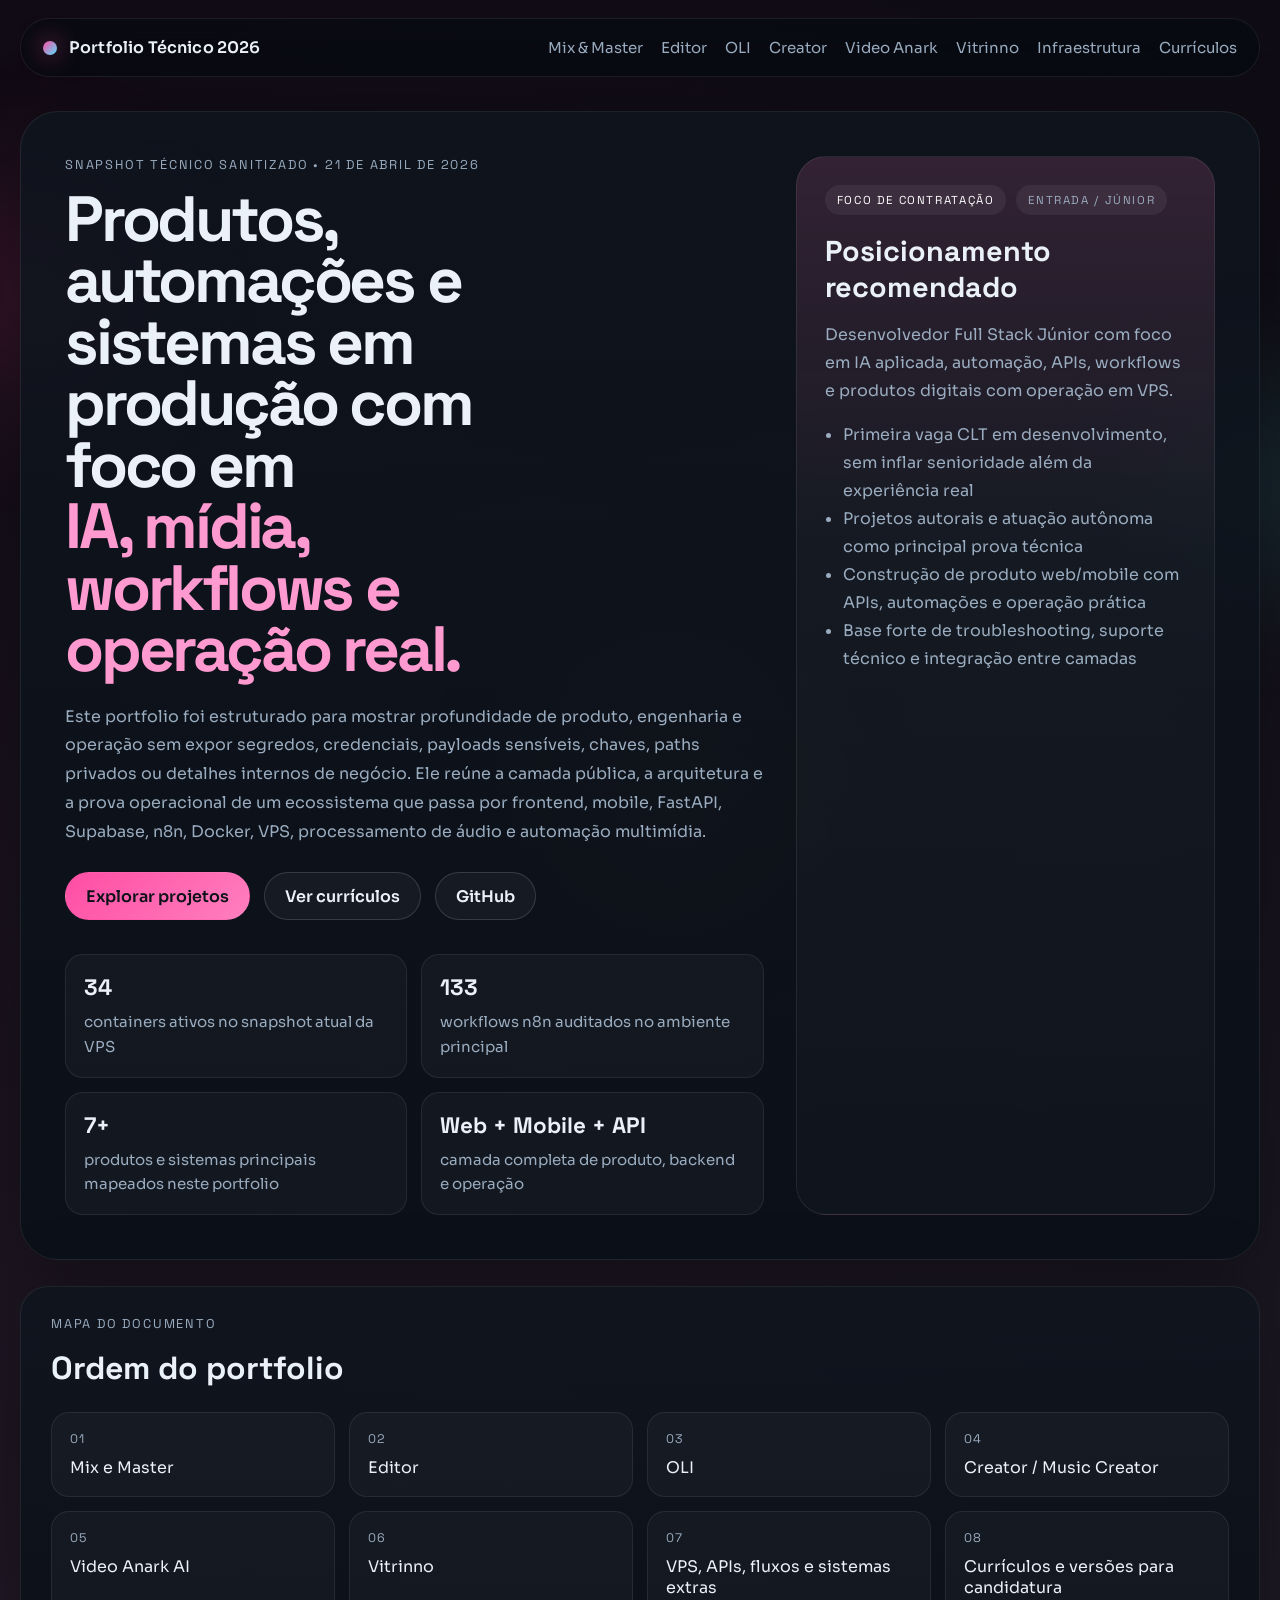
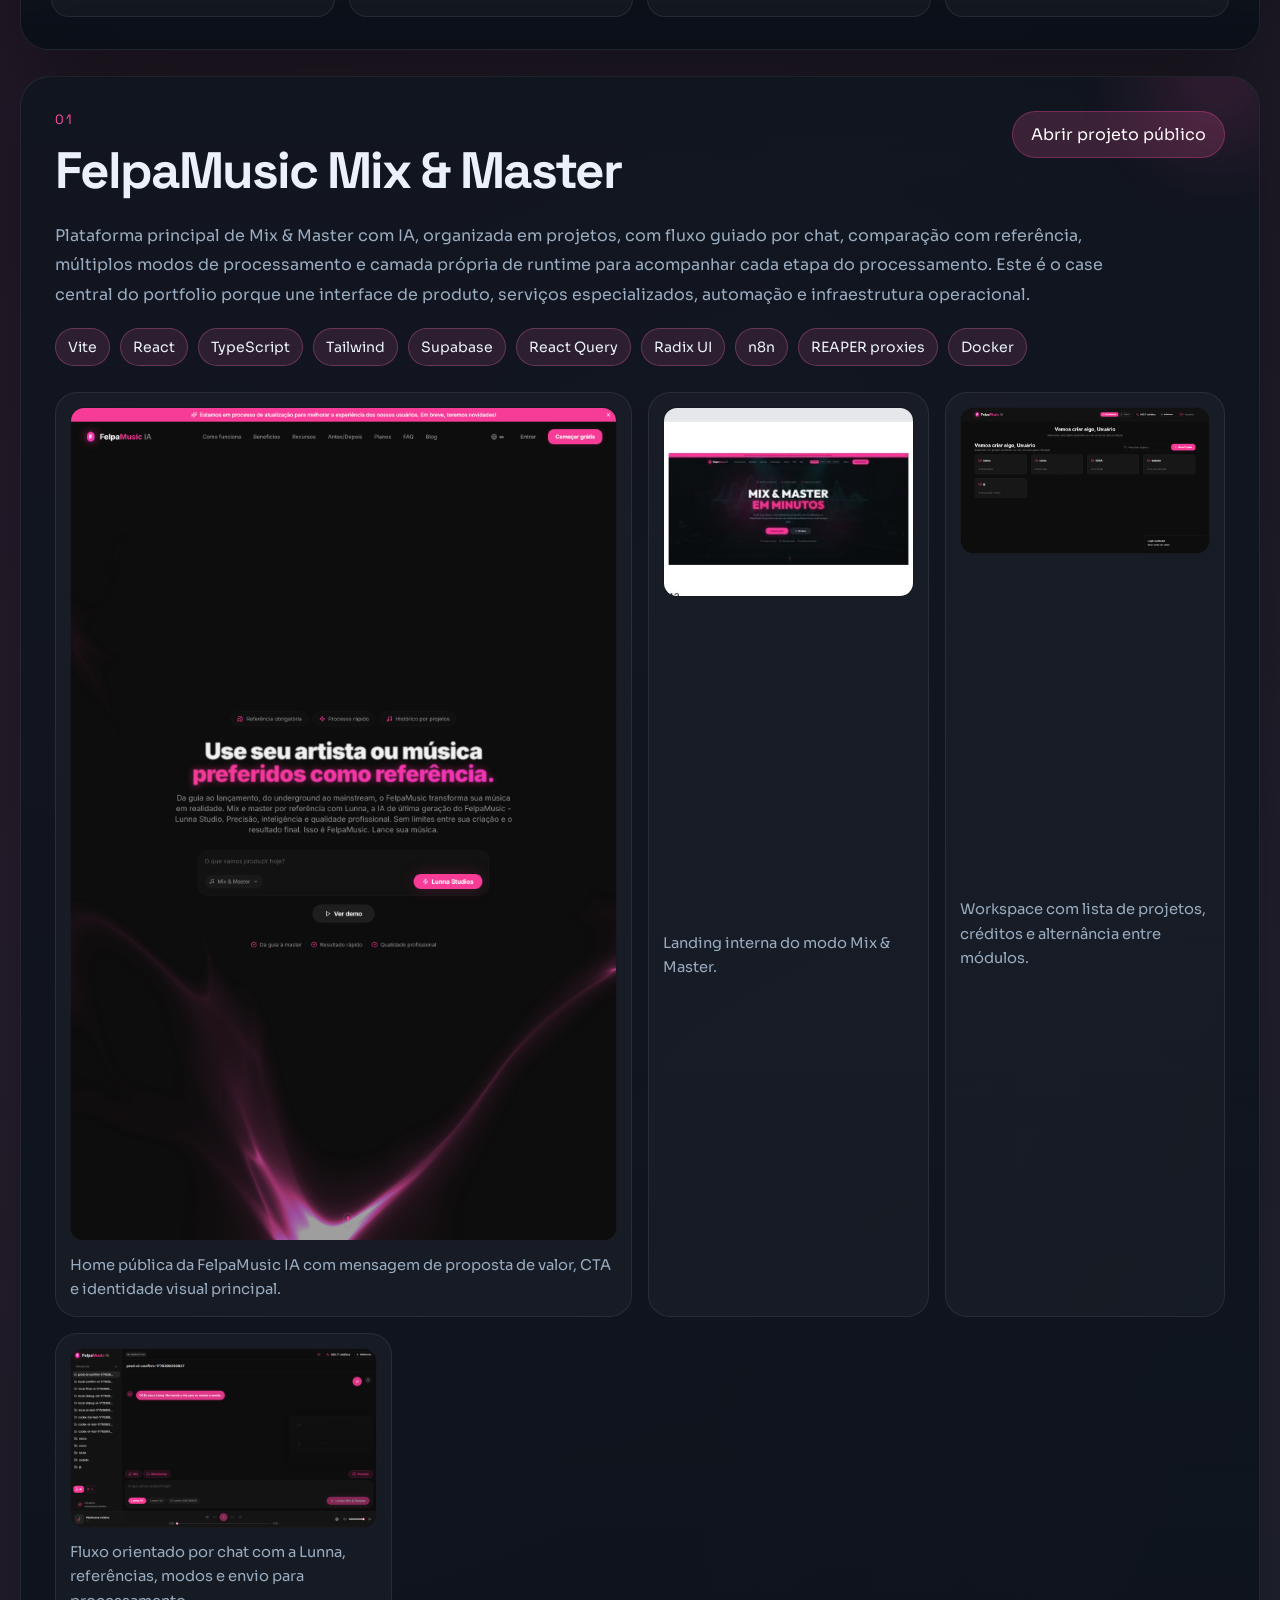
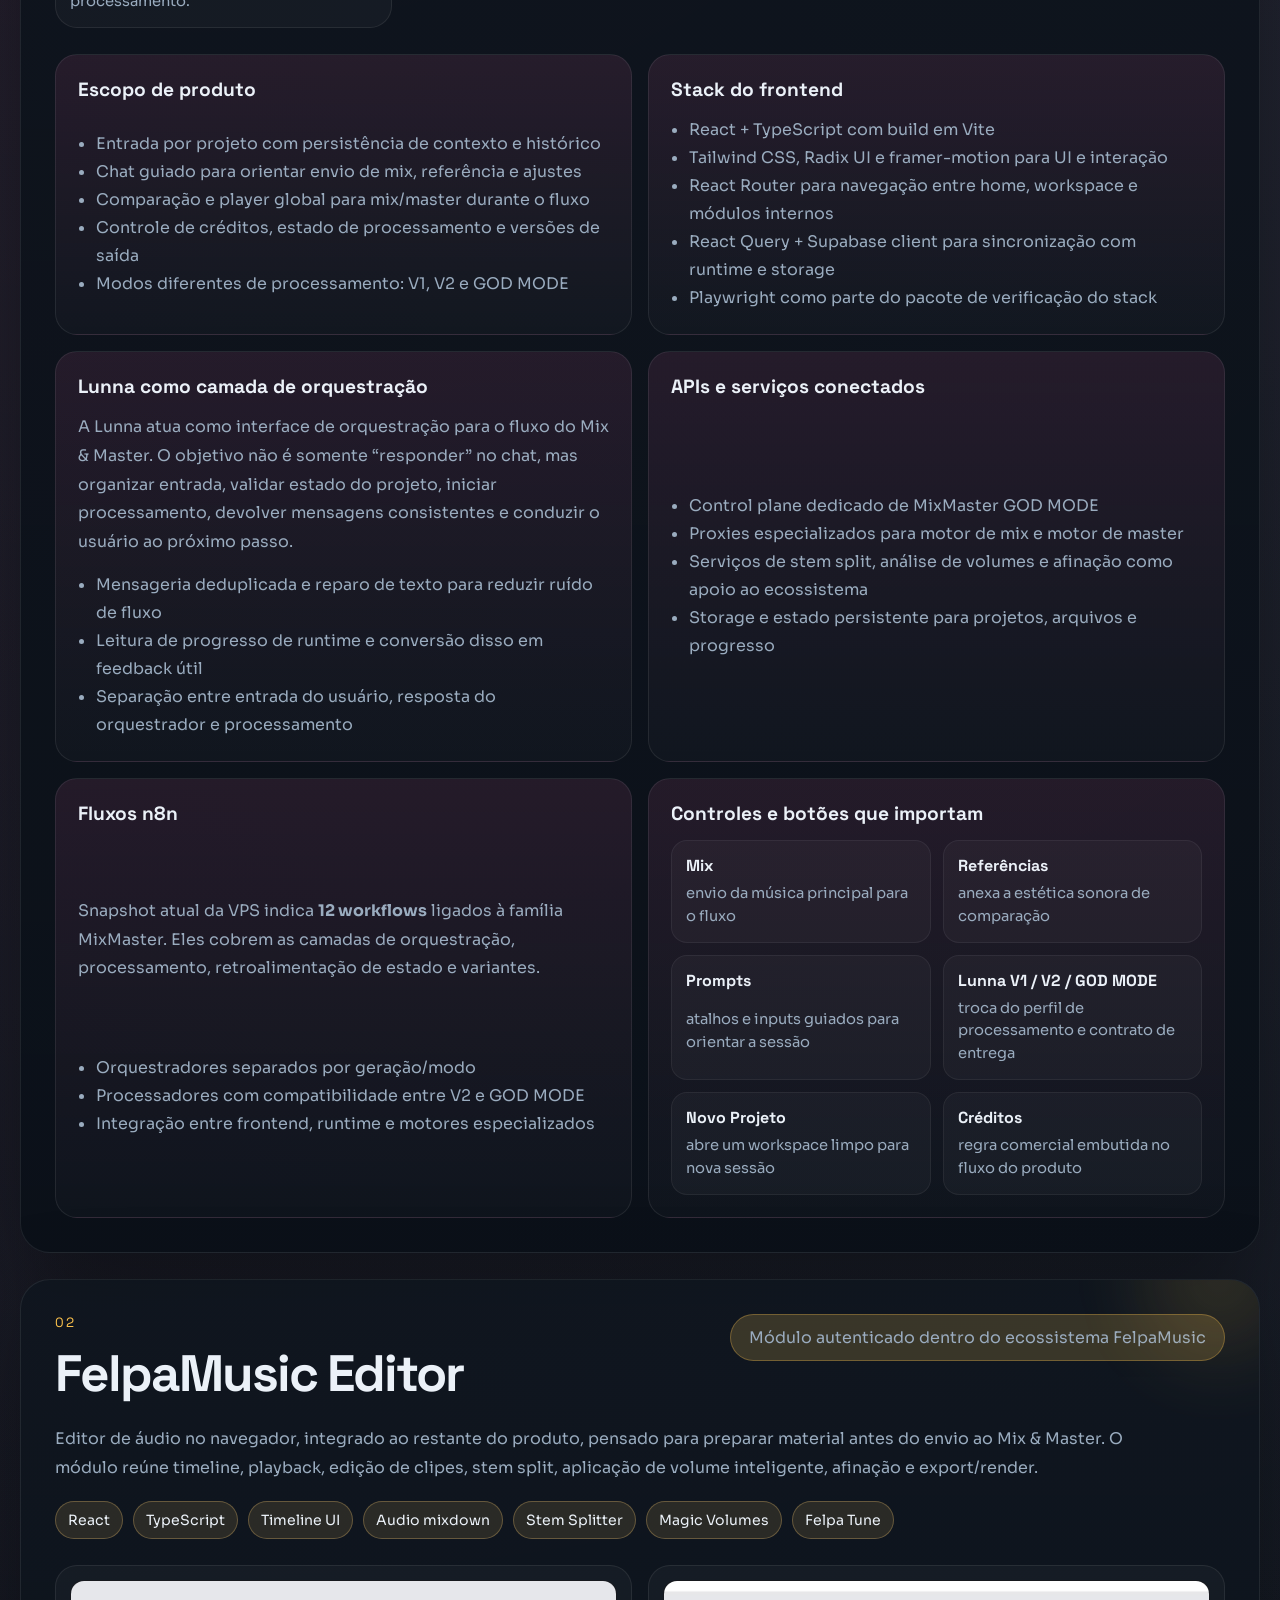
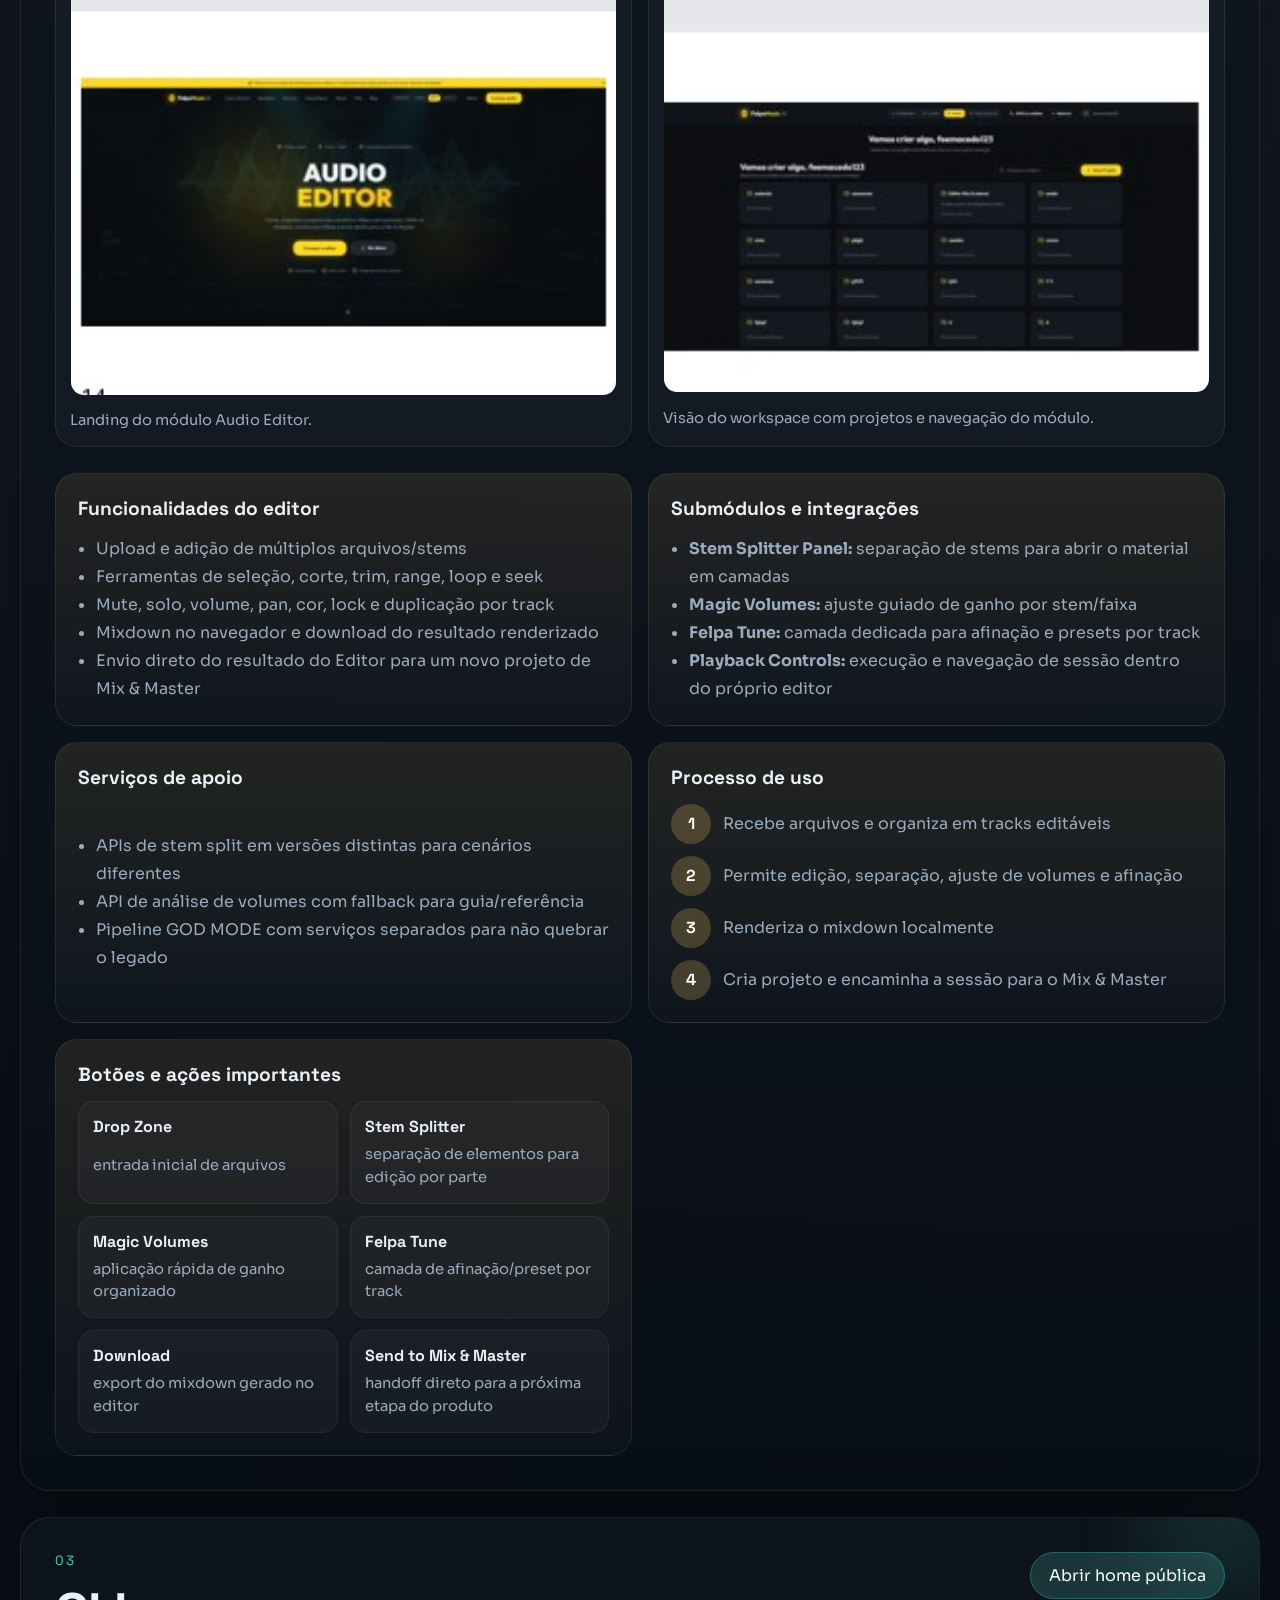
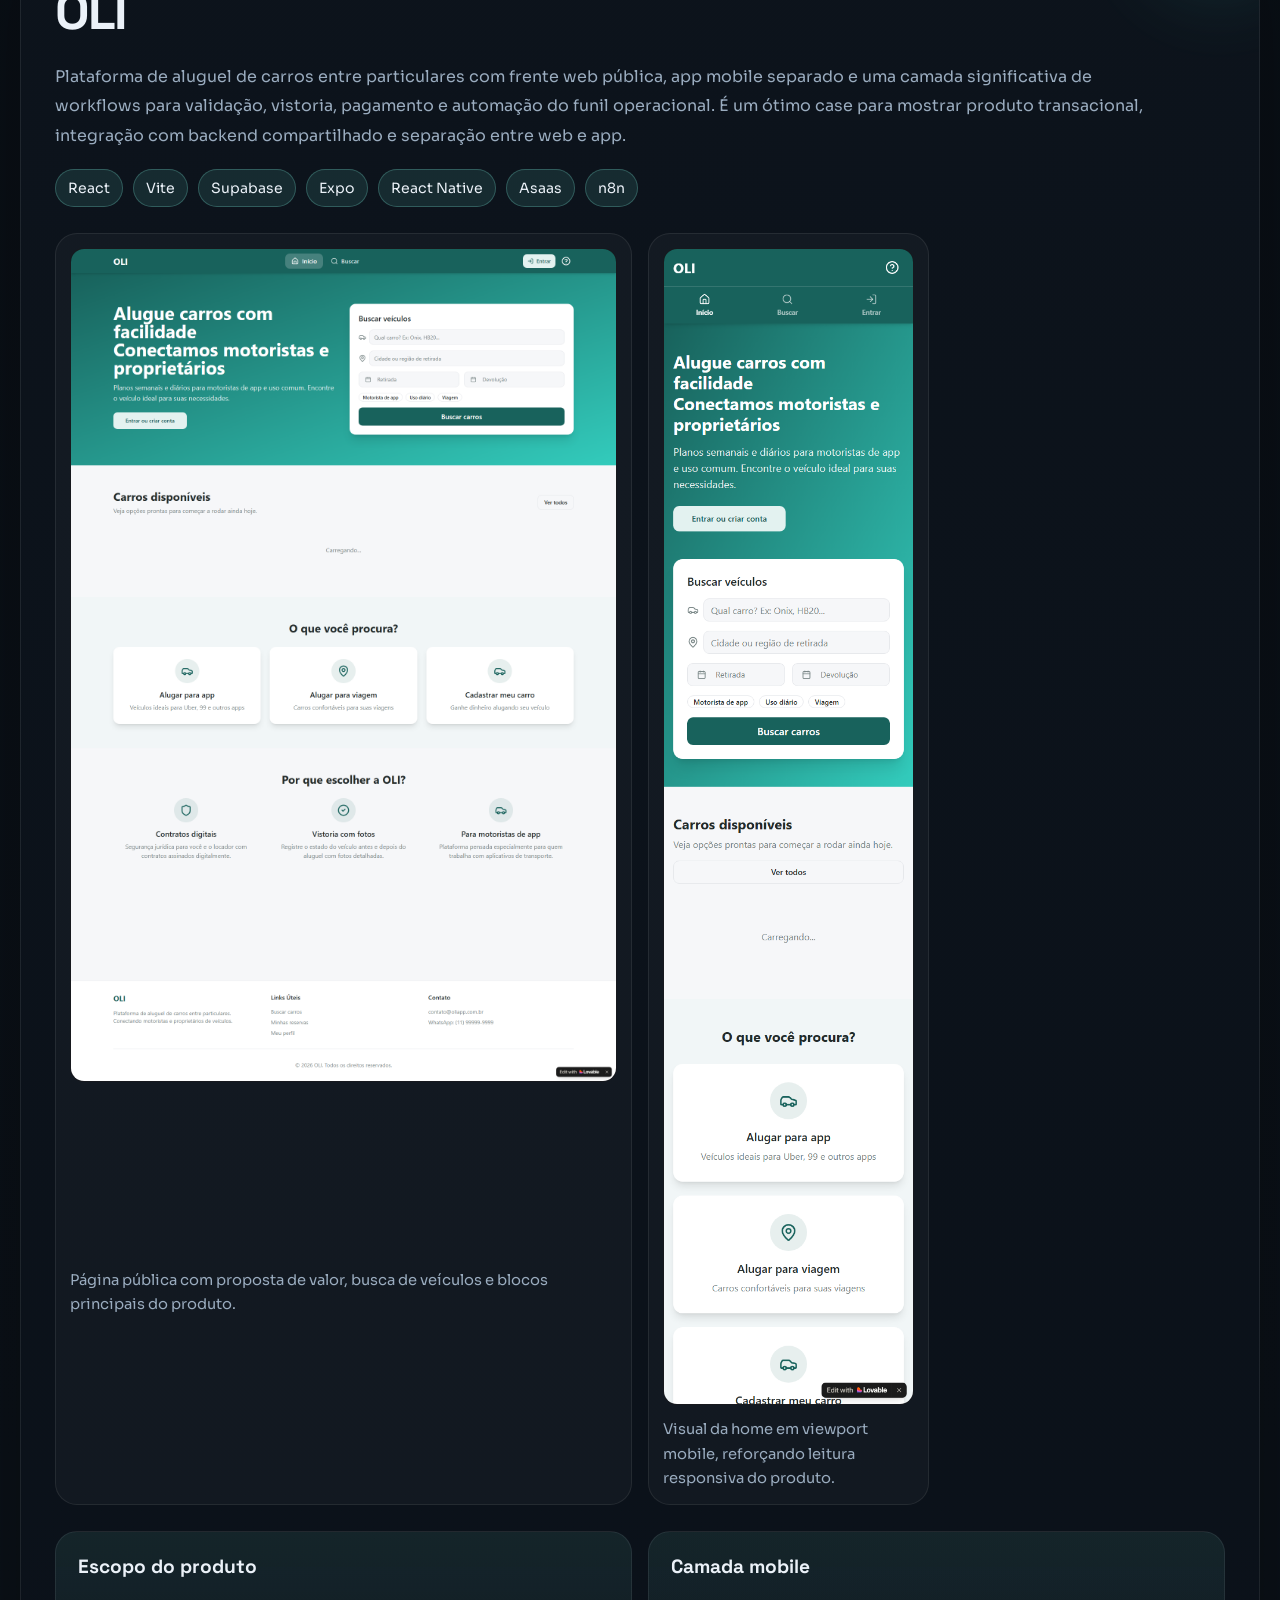
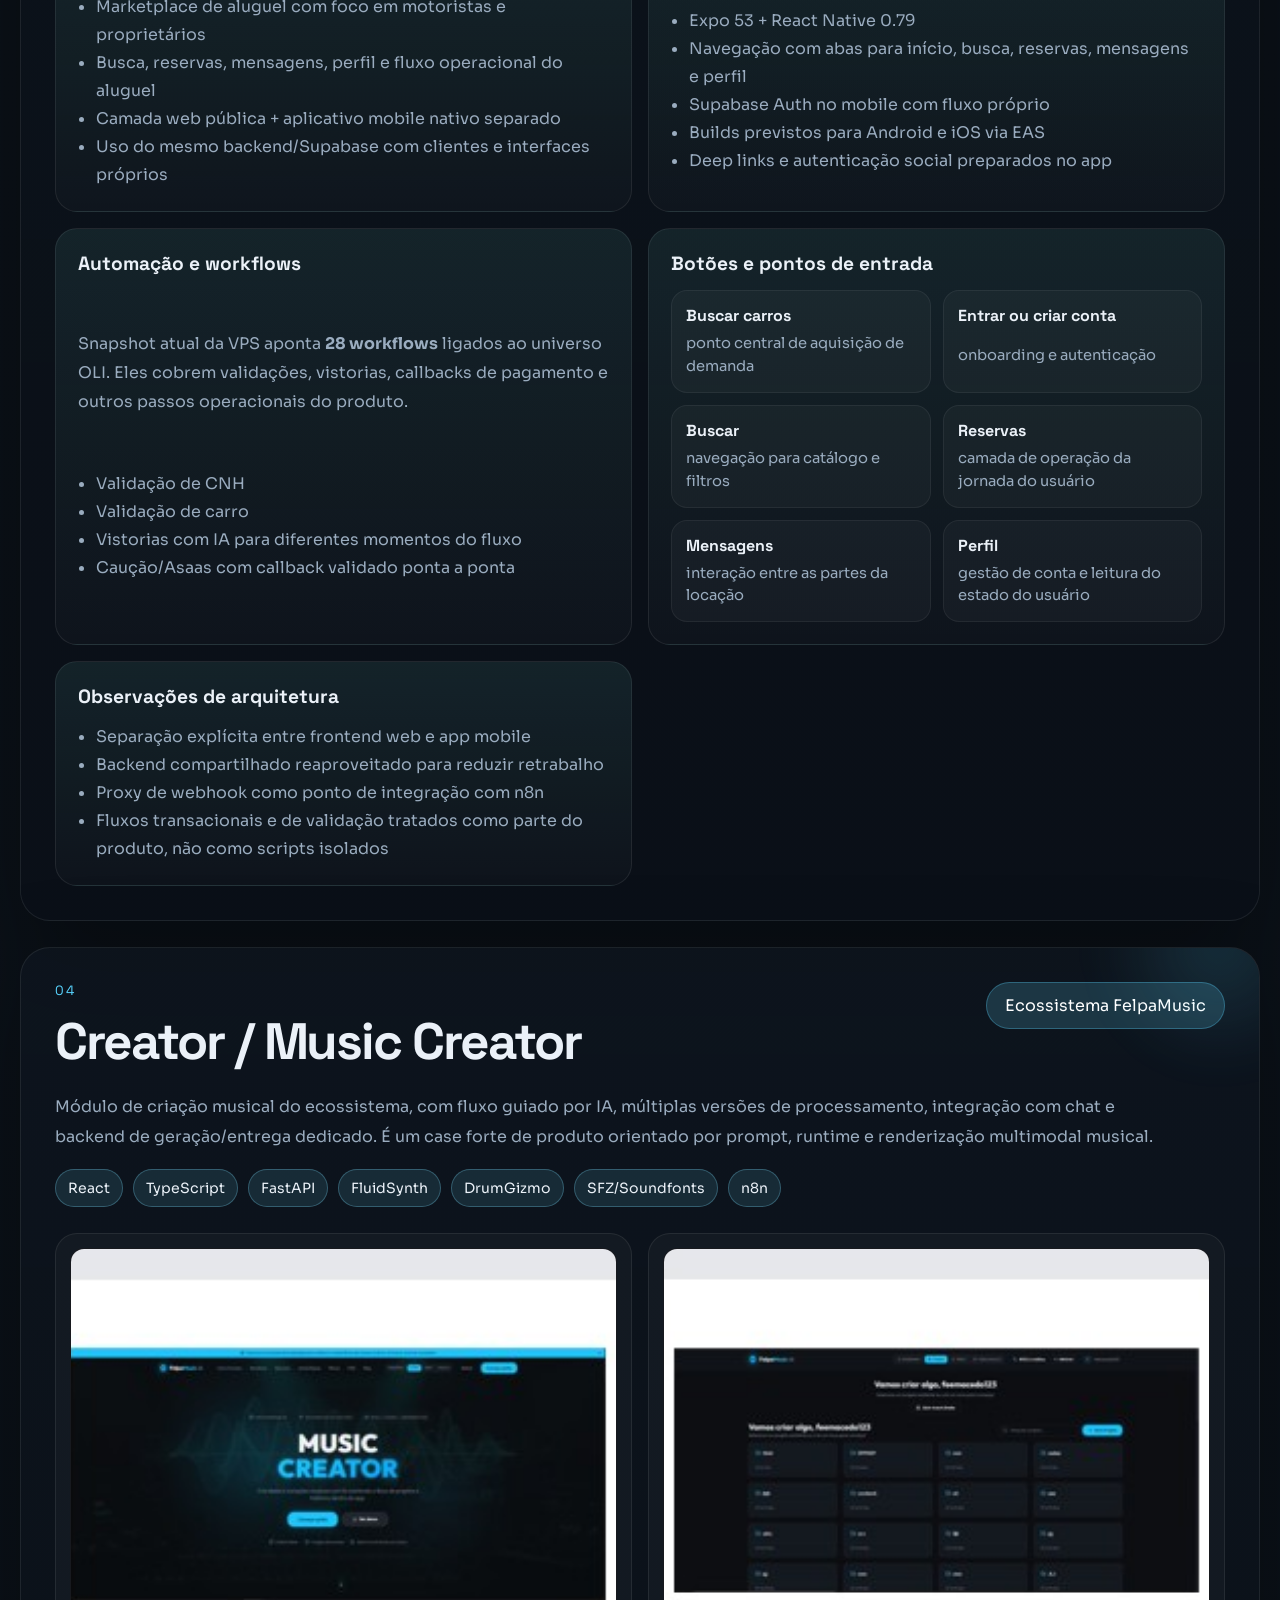
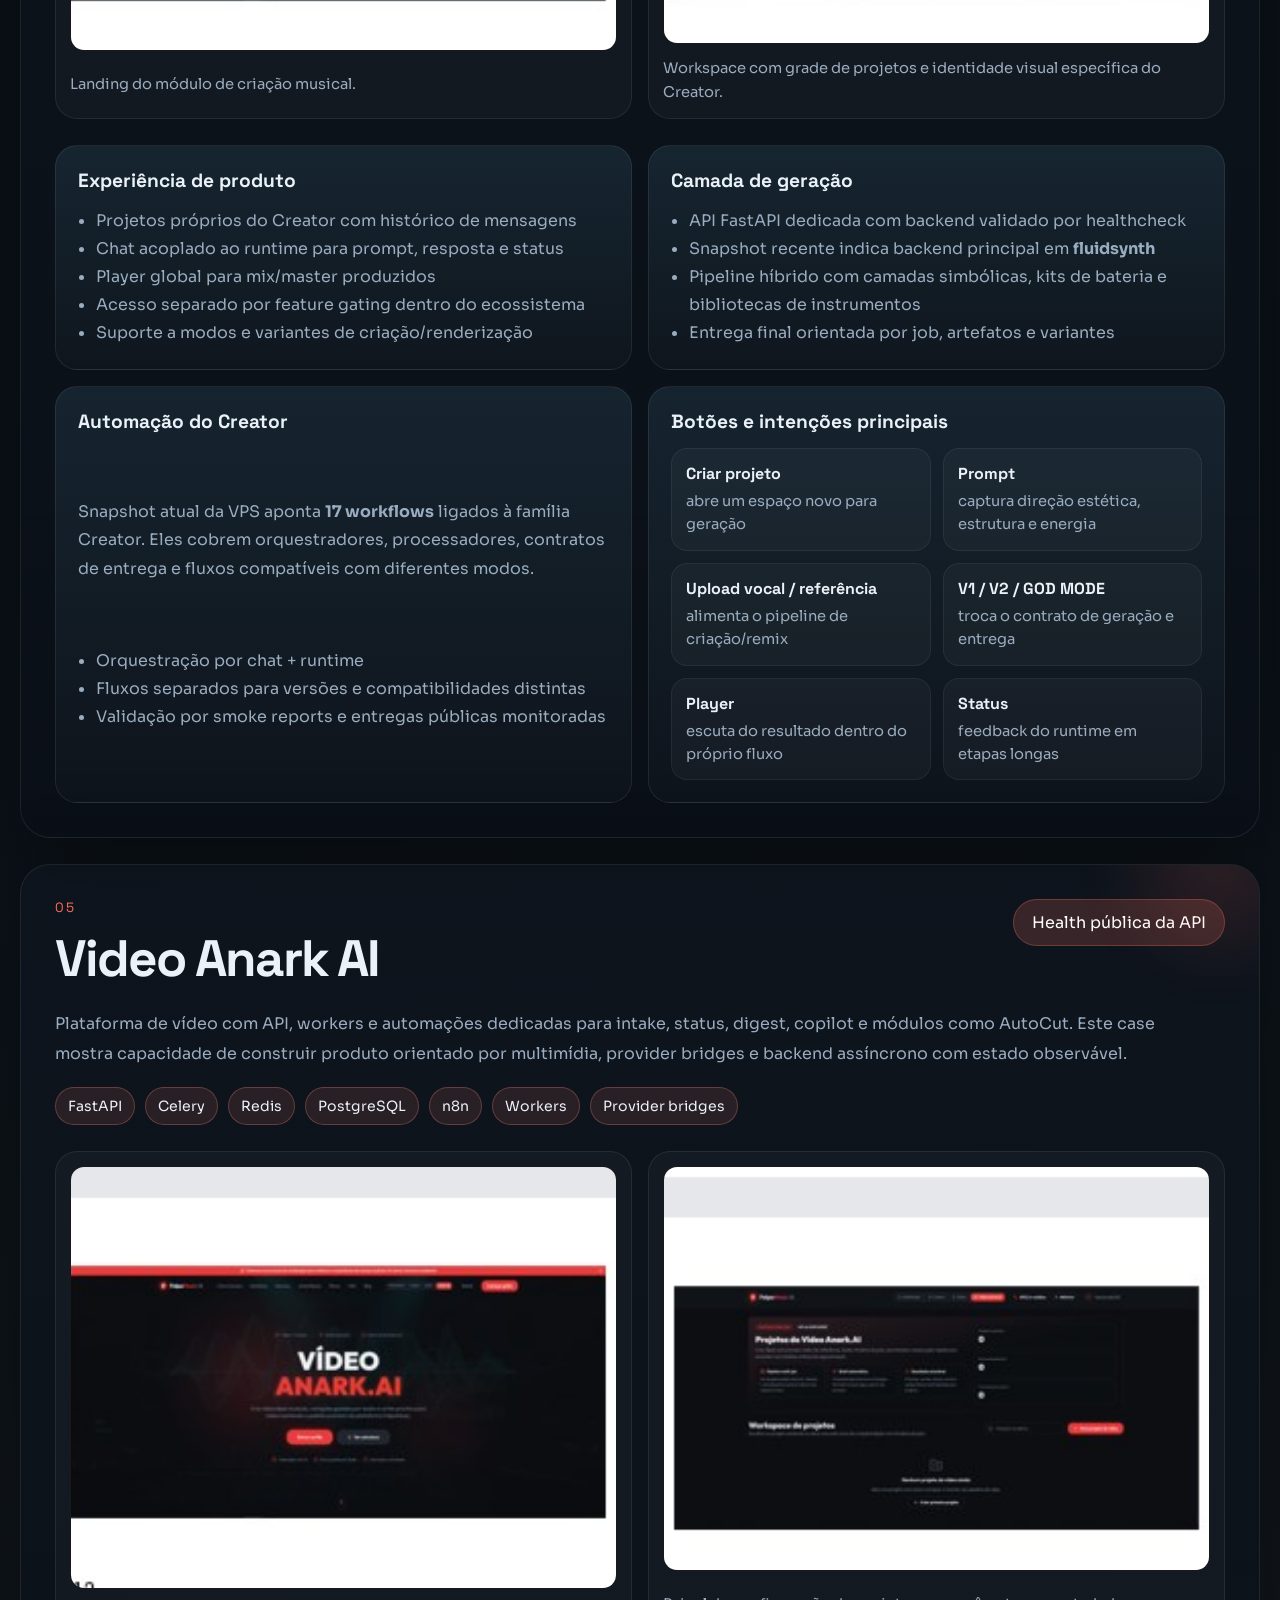
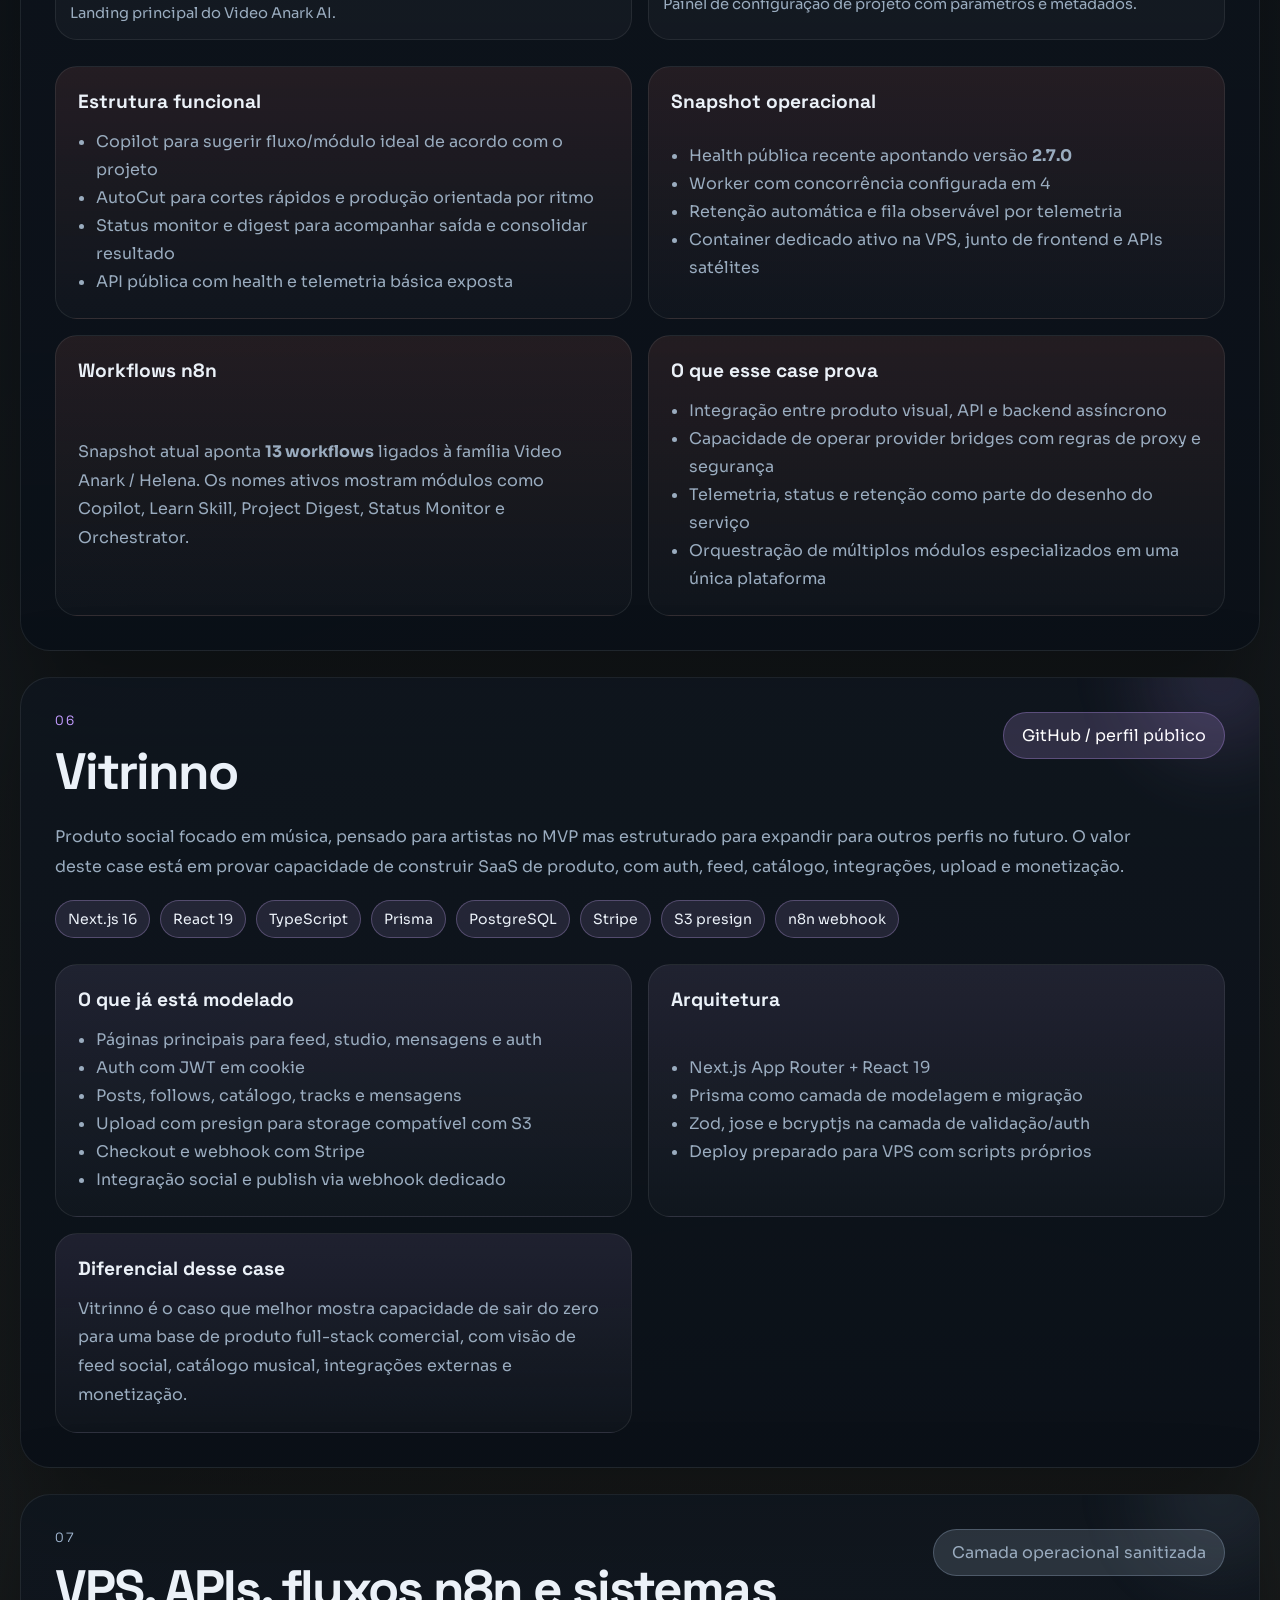
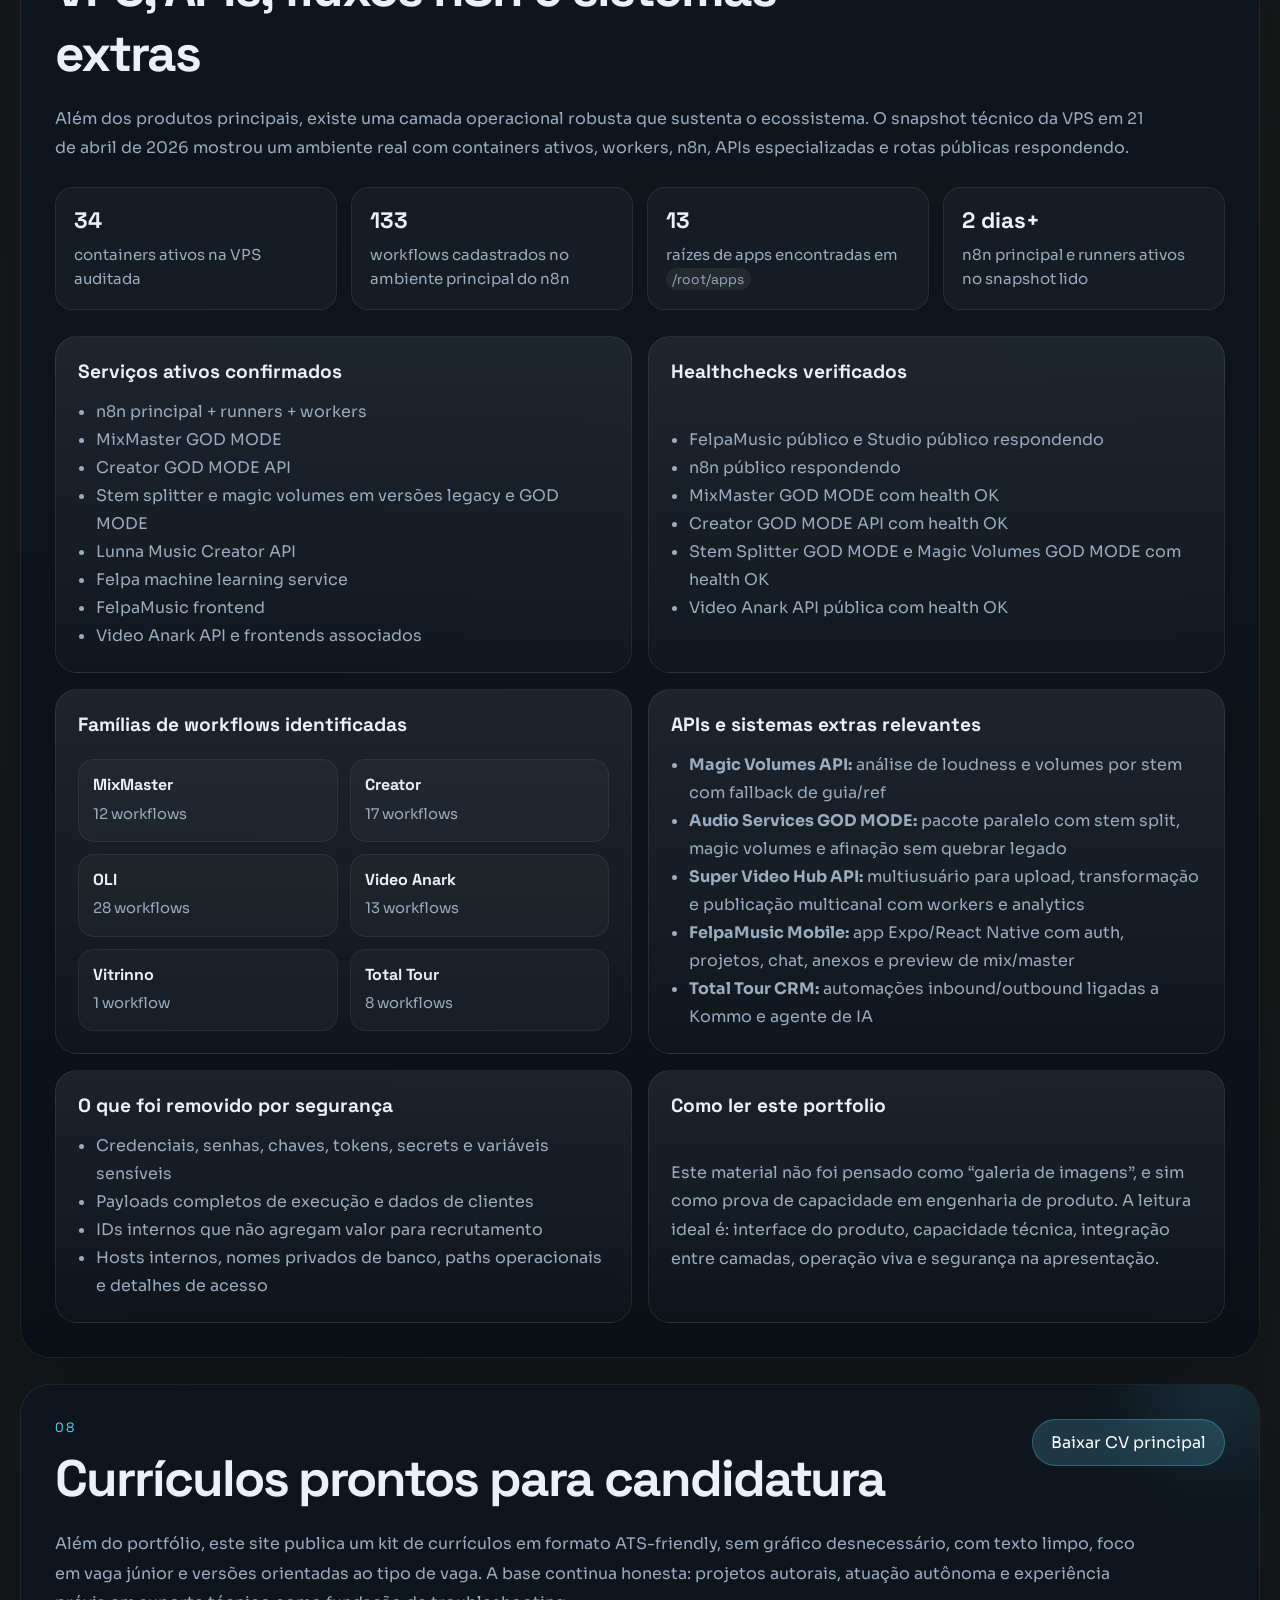
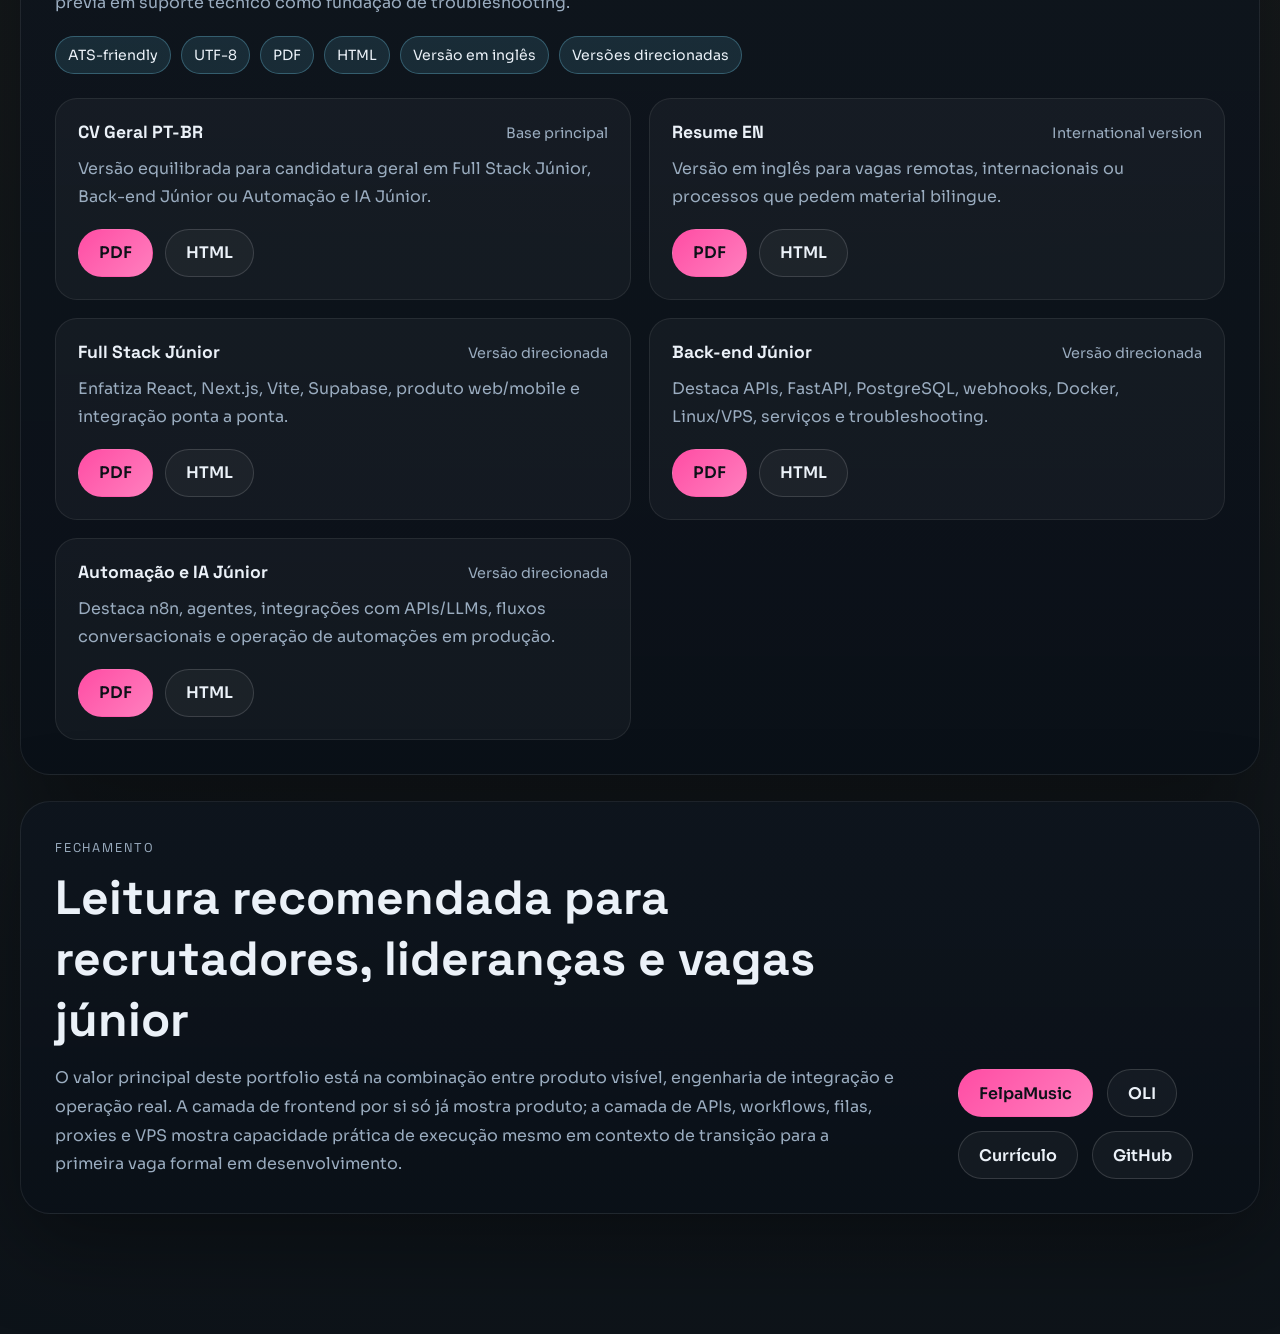
<file: index.html>
<!DOCTYPE html>
<html lang="pt-BR">
  <head>
    <meta charset="UTF-8" />
    <meta name="viewport" content="width=device-width, initial-scale=1.0" />
    <title>Portfolio Técnico | Produtos, IA, Automação e Infraestrutura</title>
    <meta
      name="description"
      content="Portfolio técnico moderno com visão detalhada de Mix & Master, Editor, OLI, Creator, Video Anark, Vitrinno, APIs, VPS e fluxos n8n."
    />
    <link rel="preconnect" href="https://fonts.googleapis.com" />
    <link rel="preconnect" href="https://fonts.gstatic.com" crossorigin />
    <link
      href="https://fonts.googleapis.com/css2?family=Space+Grotesk:wght@400;500;700&family=Sora:wght@300;400;500;600;700&display=swap"
      rel="stylesheet"
    />
    <link rel="stylesheet" href="./styles.css" />
  </head>
  <body>
    <div class="page-shell">
      <div class="ambient ambient-a"></div>
      <div class="ambient ambient-b"></div>
      <div class="ambient ambient-c"></div>

      <header class="topbar">
        <a class="brand" href="#top">
          <span class="brand-mark"></span>
          <span>Portfolio Técnico 2026</span>
        </a>
        <nav class="topnav">
          <a href="#mix-master">Mix &amp; Master</a>
          <a href="#editor">Editor</a>
          <a href="#oli">OLI</a>
          <a href="#creator">Creator</a>
          <a href="#video-anark">Video Anark</a>
          <a href="#vitrinno">Vitrinno</a>
          <a href="#stack">Infraestrutura</a>
          <a href="#resume-kit">Currículos</a>
        </nav>
      </header>

      <main id="top">
        <section class="hero reveal">
          <div class="hero-copy">
            <p class="eyebrow">Snapshot técnico sanitizado • 21 de abril de 2026</p>
            <h1>
              Produtos, automações e sistemas em produção com foco em
              <span>IA, mídia, workflows e operação real.</span>
            </h1>
            <p class="hero-lead">
              Este portfolio foi estruturado para mostrar profundidade de produto,
              engenharia e operação sem expor segredos, credenciais, payloads
              sensíveis, chaves, paths privados ou detalhes internos de negócio.
              Ele reúne a camada pública, a arquitetura e a prova operacional de
              um ecossistema que passa por frontend, mobile, FastAPI, Supabase,
              n8n, Docker, VPS, processamento de áudio e automação multimídia.
            </p>

            <div class="hero-actions">
              <a class="button button-primary" href="#mix-master">Explorar projetos</a>
              <a class="button button-secondary" href="#resume-kit">Ver currículos</a>
              <a class="button button-secondary" href="https://github.com/felpacontato" target="_blank" rel="noreferrer">GitHub</a>
            </div>

            <div class="hero-metrics">
              <article class="metric-card">
                <strong>34</strong>
                <span>containers ativos no snapshot atual da VPS</span>
              </article>
              <article class="metric-card">
                <strong>133</strong>
                <span>workflows n8n auditados no ambiente principal</span>
              </article>
              <article class="metric-card">
                <strong>7+</strong>
                <span>produtos e sistemas principais mapeados neste portfolio</span>
              </article>
              <article class="metric-card">
                <strong>Web + Mobile + API</strong>
                <span>camada completa de produto, backend e operação</span>
              </article>
            </div>
          </div>

          <aside class="hero-panel">
            <div class="hero-panel-head">
              <span class="panel-tag">Foco de contratação</span>
              <span class="panel-tag muted">entrada / júnior</span>
            </div>
            <h2>Posicionamento recomendado</h2>
            <p>
              Desenvolvedor Full Stack Júnior com foco em IA aplicada,
              automação, APIs, workflows e produtos digitais com operação em VPS.
            </p>
            <ul class="bullet-list">
              <li>Primeira vaga CLT em desenvolvimento, sem inflar senioridade além da experiência real</li>
              <li>Projetos autorais e atuação autônoma como principal prova técnica</li>
              <li>Construção de produto web/mobile com APIs, automações e operação prática</li>
              <li>Base forte de troubleshooting, suporte técnico e integração entre camadas</li>
            </ul>
          </aside>
        </section>

        <section class="section-nav reveal">
          <div class="section-nav-copy">
            <p class="eyebrow">Mapa do documento</p>
            <h2>Ordem do portfolio</h2>
          </div>
          <div class="section-nav-grid">
            <a href="#mix-master"><span>01</span>Mix e Master</a>
            <a href="#editor"><span>02</span>Editor</a>
            <a href="#oli"><span>03</span>OLI</a>
            <a href="#creator"><span>04</span>Creator / Music Creator</a>
            <a href="#video-anark"><span>05</span>Video Anark AI</a>
            <a href="#vitrinno"><span>06</span>Vitrinno</a>
            <a href="#stack"><span>07</span>VPS, APIs, fluxos e sistemas extras</a>
            <a href="#resume-kit"><span>08</span>Currículos e versões para candidatura</a>
          </div>
        </section>

        <section id="mix-master" class="project-section theme-pink reveal">
          <div class="section-header">
            <div>
              <p class="section-index">01</p>
              <h2>FelpaMusic Mix &amp; Master</h2>
            </div>
            <a class="section-link" href="https://www.felpamusic.com.br" target="_blank" rel="noreferrer">Abrir projeto público</a>
          </div>

          <div class="project-intro">
            <p>
              Plataforma principal de Mix &amp; Master com IA, organizada em
              projetos, com fluxo guiado por chat, comparação com referência,
              múltiplos modos de processamento e camada própria de runtime para
              acompanhar cada etapa do processamento. Este é o case central do
              portfolio porque une interface de produto, serviços especializados,
              automação e infraestrutura operacional.
            </p>
            <div class="tag-row">
              <span>Vite</span>
              <span>React</span>
              <span>TypeScript</span>
              <span>Tailwind</span>
              <span>Supabase</span>
              <span>React Query</span>
              <span>Radix UI</span>
              <span>n8n</span>
              <span>REAPER proxies</span>
              <span>Docker</span>
            </div>
          </div>

          <div class="visual-grid visual-grid-main">
            <figure class="shot shot-wide lightbox-trigger" data-image="./assets/felpamusic-home.png">
              <img src="./assets/felpamusic-home.png" alt="Home pública da FelpaMusic IA" />
              <figcaption>Home pública da FelpaMusic IA com mensagem de proposta de valor, CTA e identidade visual principal.</figcaption>
            </figure>
            <figure class="shot lightbox-trigger" data-image="./assets/mixmaster-sheet.png">
              <img src="./assets/mixmaster-sheet.png" alt="Landing de Mix & Master em minutos" />
              <figcaption>Landing interna do modo Mix &amp; Master.</figcaption>
            </figure>
            <figure class="shot lightbox-trigger" data-image="./assets/felpa-project-scan.png">
              <img src="./assets/felpa-project-scan.png" alt="Tela de seleção de projetos do Mix & Master" />
              <figcaption>Workspace com lista de projetos, créditos e alternância entre módulos.</figcaption>
            </figure>
            <figure class="shot lightbox-trigger" data-image="./assets/felpa-prod-oi-fixed.png">
              <img src="./assets/felpa-prod-oi-fixed.png" alt="Chat com Lunna dentro do projeto de Mix & Master" />
              <figcaption>Fluxo orientado por chat com a Lunna, referências, modos e envio para processamento.</figcaption>
            </figure>
          </div>

          <div class="content-grid">
            <article class="content-card">
              <h3>Escopo de produto</h3>
              <ul class="bullet-list">
                <li>Entrada por projeto com persistência de contexto e histórico</li>
                <li>Chat guiado para orientar envio de mix, referência e ajustes</li>
                <li>Comparação e player global para mix/master durante o fluxo</li>
                <li>Controle de créditos, estado de processamento e versões de saída</li>
                <li>Modos diferentes de processamento: V1, V2 e GOD MODE</li>
              </ul>
            </article>

            <article class="content-card">
              <h3>Stack do frontend</h3>
              <ul class="bullet-list">
                <li>React + TypeScript com build em Vite</li>
                <li>Tailwind CSS, Radix UI e framer-motion para UI e interação</li>
                <li>React Router para navegação entre home, workspace e módulos internos</li>
                <li>React Query + Supabase client para sincronização com runtime e storage</li>
                <li>Playwright como parte do pacote de verificação do stack</li>
              </ul>
            </article>

            <article class="content-card">
              <h3>Lunna como camada de orquestração</h3>
              <p>
                A Lunna atua como interface de orquestração para o fluxo do Mix &amp;
                Master. O objetivo não é somente “responder” no chat, mas organizar
                entrada, validar estado do projeto, iniciar processamento, devolver
                mensagens consistentes e conduzir o usuário ao próximo passo.
              </p>
              <ul class="bullet-list">
                <li>Mensageria deduplicada e reparo de texto para reduzir ruído de fluxo</li>
                <li>Leitura de progresso de runtime e conversão disso em feedback útil</li>
                <li>Separação entre entrada do usuário, resposta do orquestrador e processamento</li>
              </ul>
            </article>

            <article class="content-card">
              <h3>APIs e serviços conectados</h3>
              <ul class="bullet-list">
                <li>Control plane dedicado de MixMaster GOD MODE</li>
                <li>Proxies especializados para motor de mix e motor de master</li>
                <li>Serviços de stem split, análise de volumes e afinação como apoio ao ecossistema</li>
                <li>Storage e estado persistente para projetos, arquivos e progresso</li>
              </ul>
            </article>

            <article class="content-card">
              <h3>Fluxos n8n</h3>
              <p>
                Snapshot atual da VPS indica <strong>12 workflows</strong> ligados à
                família MixMaster. Eles cobrem as camadas de orquestração,
                processamento, retroalimentação de estado e variantes.
              </p>
              <ul class="bullet-list">
                <li>Orquestradores separados por geração/modo</li>
                <li>Processadores com compatibilidade entre V2 e GOD MODE</li>
                <li>Integração entre frontend, runtime e motores especializados</li>
              </ul>
            </article>

            <article class="content-card">
              <h3>Controles e botões que importam</h3>
              <div class="key-grid">
                <div><strong>Mix</strong><span>envio da música principal para o fluxo</span></div>
                <div><strong>Referências</strong><span>anexa a estética sonora de comparação</span></div>
                <div><strong>Prompts</strong><span>atalhos e inputs guiados para orientar a sessão</span></div>
                <div><strong>Lunna V1 / V2 / GOD MODE</strong><span>troca do perfil de processamento e contrato de entrega</span></div>
                <div><strong>Novo Projeto</strong><span>abre um workspace limpo para nova sessão</span></div>
                <div><strong>Créditos</strong><span>regra comercial embutida no fluxo do produto</span></div>
              </div>
            </article>
          </div>
        </section>

        <section id="editor" class="project-section theme-amber reveal">
          <div class="section-header">
            <div>
              <p class="section-index">02</p>
              <h2>FelpaMusic Editor</h2>
            </div>
            <span class="section-link ghost-link">Módulo autenticado dentro do ecossistema FelpaMusic</span>
          </div>

          <div class="project-intro">
            <p>
              Editor de áudio no navegador, integrado ao restante do produto,
              pensado para preparar material antes do envio ao Mix &amp; Master.
              O módulo reúne timeline, playback, edição de clipes, stem split,
              aplicação de volume inteligente, afinação e export/render.
            </p>
            <div class="tag-row">
              <span>React</span>
              <span>TypeScript</span>
              <span>Timeline UI</span>
              <span>Audio mixdown</span>
              <span>Stem Splitter</span>
              <span>Magic Volumes</span>
              <span>Felpa Tune</span>
            </div>
          </div>

          <div class="visual-grid">
            <figure class="shot lightbox-trigger" data-image="./assets/audio-editor-sheet.png">
              <img src="./assets/audio-editor-sheet.png" alt="Landing do Audio Editor" />
              <figcaption>Landing do módulo Audio Editor.</figcaption>
            </figure>
            <figure class="shot lightbox-trigger" data-image="./assets/editor-workflow-sheet.png">
              <img src="./assets/editor-workflow-sheet.png" alt="Workspace interno do Editor" />
              <figcaption>Visão do workspace com projetos e navegação do módulo.</figcaption>
            </figure>
          </div>

          <div class="content-grid">
            <article class="content-card">
              <h3>Funcionalidades do editor</h3>
              <ul class="bullet-list">
                <li>Upload e adição de múltiplos arquivos/stems</li>
                <li>Ferramentas de seleção, corte, trim, range, loop e seek</li>
                <li>Mute, solo, volume, pan, cor, lock e duplicação por track</li>
                <li>Mixdown no navegador e download do resultado renderizado</li>
                <li>Envio direto do resultado do Editor para um novo projeto de Mix &amp; Master</li>
              </ul>
            </article>

            <article class="content-card">
              <h3>Submódulos e integrações</h3>
              <ul class="bullet-list">
                <li><strong>Stem Splitter Panel:</strong> separação de stems para abrir o material em camadas</li>
                <li><strong>Magic Volumes:</strong> ajuste guiado de ganho por stem/faixa</li>
                <li><strong>Felpa Tune:</strong> camada dedicada para afinação e presets por track</li>
                <li><strong>Playback Controls:</strong> execução e navegação de sessão dentro do próprio editor</li>
              </ul>
            </article>

            <article class="content-card">
              <h3>Serviços de apoio</h3>
              <ul class="bullet-list">
                <li>APIs de stem split em versões distintas para cenários diferentes</li>
                <li>API de análise de volumes com fallback para guia/referência</li>
                <li>Pipeline GOD MODE com serviços separados para não quebrar o legado</li>
              </ul>
            </article>

            <article class="content-card">
              <h3>Processo de uso</h3>
              <div class="process-list">
                <div><span>1</span>Recebe arquivos e organiza em tracks editáveis</div>
                <div><span>2</span>Permite edição, separação, ajuste de volumes e afinação</div>
                <div><span>3</span>Renderiza o mixdown localmente</div>
                <div><span>4</span>Cria projeto e encaminha a sessão para o Mix &amp; Master</div>
              </div>
            </article>

            <article class="content-card">
              <h3>Botões e ações importantes</h3>
              <div class="key-grid">
                <div><strong>Drop Zone</strong><span>entrada inicial de arquivos</span></div>
                <div><strong>Stem Splitter</strong><span>separação de elementos para edição por parte</span></div>
                <div><strong>Magic Volumes</strong><span>aplicação rápida de ganho organizado</span></div>
                <div><strong>Felpa Tune</strong><span>camada de afinação/preset por track</span></div>
                <div><strong>Download</strong><span>export do mixdown gerado no editor</span></div>
                <div><strong>Send to Mix &amp; Master</strong><span>handoff direto para a próxima etapa do produto</span></div>
              </div>
            </article>
          </div>
        </section>

        <section id="oli" class="project-section theme-teal reveal">
          <div class="section-header">
            <div>
              <p class="section-index">03</p>
              <h2>OLI</h2>
            </div>
            <a class="section-link" href="https://oli-drive-rent.lovable.app/home" target="_blank" rel="noreferrer">Abrir home pública</a>
          </div>

          <div class="project-intro">
            <p>
              Plataforma de aluguel de carros entre particulares com frente web
              pública, app mobile separado e uma camada significativa de
              workflows para validação, vistoria, pagamento e automação do funil
              operacional. É um ótimo case para mostrar produto transacional,
              integração com backend compartilhado e separação entre web e app.
            </p>
            <div class="tag-row">
              <span>React</span>
              <span>Vite</span>
              <span>Supabase</span>
              <span>Expo</span>
              <span>React Native</span>
              <span>Asaas</span>
              <span>n8n</span>
            </div>
          </div>

          <div class="visual-grid visual-grid-main">
            <figure class="shot shot-wide lightbox-trigger" data-image="./assets/oli-home.png">
              <img src="./assets/oli-home.png" alt="Home pública do projeto OLI" />
              <figcaption>Página pública com proposta de valor, busca de veículos e blocos principais do produto.</figcaption>
            </figure>
            <figure class="shot shot-phone lightbox-trigger" data-image="./assets/oli-mobile.png">
              <img src="./assets/oli-mobile.png" alt="Versão mobile do projeto OLI" />
              <figcaption>Visual da home em viewport mobile, reforçando leitura responsiva do produto.</figcaption>
            </figure>
          </div>

          <div class="content-grid">
            <article class="content-card">
              <h3>Escopo do produto</h3>
              <ul class="bullet-list">
                <li>Marketplace de aluguel com foco em motoristas e proprietários</li>
                <li>Busca, reservas, mensagens, perfil e fluxo operacional do aluguel</li>
                <li>Camada web pública + aplicativo mobile nativo separado</li>
                <li>Uso do mesmo backend/Supabase com clientes e interfaces próprios</li>
              </ul>
            </article>

            <article class="content-card">
              <h3>Camada mobile</h3>
              <ul class="bullet-list">
                <li>Expo 53 + React Native 0.79</li>
                <li>Navegação com abas para início, busca, reservas, mensagens e perfil</li>
                <li>Supabase Auth no mobile com fluxo próprio</li>
                <li>Builds previstos para Android e iOS via EAS</li>
                <li>Deep links e autenticação social preparados no app</li>
              </ul>
            </article>

            <article class="content-card">
              <h3>Automação e workflows</h3>
              <p>
                Snapshot atual da VPS aponta <strong>28 workflows</strong> ligados
                ao universo OLI. Eles cobrem validações, vistorias, callbacks de
                pagamento e outros passos operacionais do produto.
              </p>
              <ul class="bullet-list">
                <li>Validação de CNH</li>
                <li>Validação de carro</li>
                <li>Vistorias com IA para diferentes momentos do fluxo</li>
                <li>Caução/Asaas com callback validado ponta a ponta</li>
              </ul>
            </article>

            <article class="content-card">
              <h3>Botões e pontos de entrada</h3>
              <div class="key-grid">
                <div><strong>Buscar carros</strong><span>ponto central de aquisição de demanda</span></div>
                <div><strong>Entrar ou criar conta</strong><span>onboarding e autenticação</span></div>
                <div><strong>Buscar</strong><span>navegação para catálogo e filtros</span></div>
                <div><strong>Reservas</strong><span>camada de operação da jornada do usuário</span></div>
                <div><strong>Mensagens</strong><span>interação entre as partes da locação</span></div>
                <div><strong>Perfil</strong><span>gestão de conta e leitura do estado do usuário</span></div>
              </div>
            </article>

            <article class="content-card">
              <h3>Observações de arquitetura</h3>
              <ul class="bullet-list">
                <li>Separação explícita entre frontend web e app mobile</li>
                <li>Backend compartilhado reaproveitado para reduzir retrabalho</li>
                <li>Proxy de webhook como ponto de integração com n8n</li>
                <li>Fluxos transacionais e de validação tratados como parte do produto, não como scripts isolados</li>
              </ul>
            </article>
          </div>
        </section>

        <section id="creator" class="project-section theme-cyan reveal">
          <div class="section-header">
            <div>
              <p class="section-index">04</p>
              <h2>Creator / Music Creator</h2>
            </div>
            <a class="section-link" href="https://www.felpamusic.com.br" target="_blank" rel="noreferrer">Ecossistema FelpaMusic</a>
          </div>

          <div class="project-intro">
            <p>
              Módulo de criação musical do ecossistema, com fluxo guiado por IA,
              múltiplas versões de processamento, integração com chat e backend
              de geração/entrega dedicado. É um case forte de produto orientado
              por prompt, runtime e renderização multimodal musical.
            </p>
            <div class="tag-row">
              <span>React</span>
              <span>TypeScript</span>
              <span>FastAPI</span>
              <span>FluidSynth</span>
              <span>DrumGizmo</span>
              <span>SFZ/Soundfonts</span>
              <span>n8n</span>
            </div>
          </div>

          <div class="visual-grid">
            <figure class="shot lightbox-trigger" data-image="./assets/music-creator-sheet.png">
              <img src="./assets/music-creator-sheet.png" alt="Landing do Music Creator" />
              <figcaption>Landing do módulo de criação musical.</figcaption>
            </figure>
            <figure class="shot lightbox-trigger" data-image="./assets/projects-grid-blue-sheet.png">
              <img src="./assets/projects-grid-blue-sheet.png" alt="Workspace do Creator" />
              <figcaption>Workspace com grade de projetos e identidade visual específica do Creator.</figcaption>
            </figure>
          </div>

          <div class="content-grid">
            <article class="content-card">
              <h3>Experiência de produto</h3>
              <ul class="bullet-list">
                <li>Projetos próprios do Creator com histórico de mensagens</li>
                <li>Chat acoplado ao runtime para prompt, resposta e status</li>
                <li>Player global para mix/master produzidos</li>
                <li>Acesso separado por feature gating dentro do ecossistema</li>
                <li>Suporte a modos e variantes de criação/renderização</li>
              </ul>
            </article>

            <article class="content-card">
              <h3>Camada de geração</h3>
              <ul class="bullet-list">
                <li>API FastAPI dedicada com backend validado por healthcheck</li>
                <li>Snapshot recente indica backend principal em <strong>fluidsynth</strong></li>
                <li>Pipeline híbrido com camadas simbólicas, kits de bateria e bibliotecas de instrumentos</li>
                <li>Entrega final orientada por job, artefatos e variantes</li>
              </ul>
            </article>

            <article class="content-card">
              <h3>Automação do Creator</h3>
              <p>
                Snapshot atual da VPS aponta <strong>17 workflows</strong> ligados à
                família Creator. Eles cobrem orquestradores, processadores,
                contratos de entrega e fluxos compatíveis com diferentes modos.
              </p>
              <ul class="bullet-list">
                <li>Orquestração por chat + runtime</li>
                <li>Fluxos separados para versões e compatibilidades distintas</li>
                <li>Validação por smoke reports e entregas públicas monitoradas</li>
              </ul>
            </article>

            <article class="content-card">
              <h3>Botões e intenções principais</h3>
              <div class="key-grid">
                <div><strong>Criar projeto</strong><span>abre um espaço novo para geração</span></div>
                <div><strong>Prompt</strong><span>captura direção estética, estrutura e energia</span></div>
                <div><strong>Upload vocal / referência</strong><span>alimenta o pipeline de criação/remix</span></div>
                <div><strong>V1 / V2 / GOD MODE</strong><span>troca o contrato de geração e entrega</span></div>
                <div><strong>Player</strong><span>escuta do resultado dentro do próprio fluxo</span></div>
                <div><strong>Status</strong><span>feedback do runtime em etapas longas</span></div>
              </div>
            </article>
          </div>
        </section>

        <section id="video-anark" class="project-section theme-red reveal">
          <div class="section-header">
            <div>
              <p class="section-index">05</p>
              <h2>Video Anark AI</h2>
            </div>
            <a class="section-link" href="https://video-anark-api.srv1153225.hstgr.cloud/health" target="_blank" rel="noreferrer">Health pública da API</a>
          </div>

          <div class="project-intro">
            <p>
              Plataforma de vídeo com API, workers e automações dedicadas para
              intake, status, digest, copilot e módulos como AutoCut. Este case
              mostra capacidade de construir produto orientado por multimídia,
              provider bridges e backend assíncrono com estado observável.
            </p>
            <div class="tag-row">
              <span>FastAPI</span>
              <span>Celery</span>
              <span>Redis</span>
              <span>PostgreSQL</span>
              <span>n8n</span>
              <span>Workers</span>
              <span>Provider bridges</span>
            </div>
          </div>

          <div class="visual-grid">
            <figure class="shot lightbox-trigger" data-image="./assets/video-anark-sheet.png">
              <img src="./assets/video-anark-sheet.png" alt="Landing do Video Anark AI" />
              <figcaption>Landing principal do Video Anark AI.</figcaption>
            </figure>
            <figure class="shot lightbox-trigger" data-image="./assets/editor-settings-sheet.png">
              <img src="./assets/editor-settings-sheet.png" alt="Tela de configuração de projeto do Video Anark AI" />
              <figcaption>Painel de configuração de projeto com parâmetros e metadados.</figcaption>
            </figure>
          </div>

          <div class="content-grid">
            <article class="content-card">
              <h3>Estrutura funcional</h3>
              <ul class="bullet-list">
                <li>Copilot para sugerir fluxo/módulo ideal de acordo com o projeto</li>
                <li>AutoCut para cortes rápidos e produção orientada por ritmo</li>
                <li>Status monitor e digest para acompanhar saída e consolidar resultado</li>
                <li>API pública com health e telemetria básica exposta</li>
              </ul>
            </article>

            <article class="content-card">
              <h3>Snapshot operacional</h3>
              <ul class="bullet-list">
                <li>Health pública recente apontando versão <strong>2.7.0</strong></li>
                <li>Worker com concorrência configurada em 4</li>
                <li>Retenção automática e fila observável por telemetria</li>
                <li>Container dedicado ativo na VPS, junto de frontend e APIs satélites</li>
              </ul>
            </article>

            <article class="content-card">
              <h3>Workflows n8n</h3>
              <p>
                Snapshot atual aponta <strong>13 workflows</strong> ligados à
                família Video Anark / Helena. Os nomes ativos mostram módulos
                como Copilot, Learn Skill, Project Digest, Status Monitor e
                Orchestrator.
              </p>
            </article>

            <article class="content-card">
              <h3>O que esse case prova</h3>
              <ul class="bullet-list">
                <li>Integração entre produto visual, API e backend assíncrono</li>
                <li>Capacidade de operar provider bridges com regras de proxy e segurança</li>
                <li>Telemetria, status e retenção como parte do desenho do serviço</li>
                <li>Orquestração de múltiplos módulos especializados em uma única plataforma</li>
              </ul>
            </article>
          </div>
        </section>

        <section id="vitrinno" class="project-section theme-violet reveal">
          <div class="section-header">
            <div>
              <p class="section-index">06</p>
              <h2>Vitrinno</h2>
            </div>
            <a class="section-link" href="https://github.com/felpacontato" target="_blank" rel="noreferrer">GitHub / perfil público</a>
          </div>

          <div class="project-intro">
            <p>
              Produto social focado em música, pensado para artistas no MVP mas
              estruturado para expandir para outros perfis no futuro. O valor
              deste case está em provar capacidade de construir SaaS de produto,
              com auth, feed, catálogo, integrações, upload e monetização.
            </p>
            <div class="tag-row">
              <span>Next.js 16</span>
              <span>React 19</span>
              <span>TypeScript</span>
              <span>Prisma</span>
              <span>PostgreSQL</span>
              <span>Stripe</span>
              <span>S3 presign</span>
              <span>n8n webhook</span>
            </div>
          </div>

          <div class="content-grid">
            <article class="content-card">
              <h3>O que já está modelado</h3>
              <ul class="bullet-list">
                <li>Páginas principais para feed, studio, mensagens e auth</li>
                <li>Auth com JWT em cookie</li>
                <li>Posts, follows, catálogo, tracks e mensagens</li>
                <li>Upload com presign para storage compatível com S3</li>
                <li>Checkout e webhook com Stripe</li>
                <li>Integração social e publish via webhook dedicado</li>
              </ul>
            </article>

            <article class="content-card">
              <h3>Arquitetura</h3>
              <ul class="bullet-list">
                <li>Next.js App Router + React 19</li>
                <li>Prisma como camada de modelagem e migração</li>
                <li>Zod, jose e bcryptjs na camada de validação/auth</li>
                <li>Deploy preparado para VPS com scripts próprios</li>
              </ul>
            </article>

            <article class="content-card">
              <h3>Diferencial desse case</h3>
              <p>
                Vitrinno é o caso que melhor mostra capacidade de sair do zero
                para uma base de produto full-stack comercial, com visão de feed
                social, catálogo musical, integrações externas e monetização.
              </p>
            </article>
          </div>
        </section>

        <section id="stack" class="project-section theme-slate reveal">
          <div class="section-header">
            <div>
              <p class="section-index">07</p>
              <h2>VPS, APIs, fluxos n8n e sistemas extras</h2>
            </div>
            <span class="section-link ghost-link">Camada operacional sanitizada</span>
          </div>

          <div class="project-intro">
            <p>
              Além dos produtos principais, existe uma camada operacional robusta
              que sustenta o ecossistema. O snapshot técnico da VPS em 21 de
              abril de 2026 mostrou um ambiente real com containers ativos,
              workers, n8n, APIs especializadas e rotas públicas respondendo.
            </p>
          </div>

          <div class="stats-grid">
            <article class="stat-tile">
              <strong>34</strong>
              <span>containers ativos na VPS auditada</span>
            </article>
            <article class="stat-tile">
              <strong>133</strong>
              <span>workflows cadastrados no ambiente principal do n8n</span>
            </article>
            <article class="stat-tile">
              <strong>13</strong>
              <span>raízes de apps encontradas em <code>/root/apps</code></span>
            </article>
            <article class="stat-tile">
              <strong>2 dias+</strong>
              <span>n8n principal e runners ativos no snapshot lido</span>
            </article>
          </div>

          <div class="content-grid">
            <article class="content-card">
              <h3>Serviços ativos confirmados</h3>
              <ul class="bullet-list">
                <li>n8n principal + runners + workers</li>
                <li>MixMaster GOD MODE</li>
                <li>Creator GOD MODE API</li>
                <li>Stem splitter e magic volumes em versões legacy e GOD MODE</li>
                <li>Lunna Music Creator API</li>
                <li>Felpa machine learning service</li>
                <li>FelpaMusic frontend</li>
                <li>Video Anark API e frontends associados</li>
              </ul>
            </article>

            <article class="content-card">
              <h3>Healthchecks verificados</h3>
              <ul class="bullet-list">
                <li>FelpaMusic público e Studio público respondendo</li>
                <li>n8n público respondendo</li>
                <li>MixMaster GOD MODE com health OK</li>
                <li>Creator GOD MODE API com health OK</li>
                <li>Stem Splitter GOD MODE e Magic Volumes GOD MODE com health OK</li>
                <li>Video Anark API pública com health OK</li>
              </ul>
            </article>

            <article class="content-card">
              <h3>Famílias de workflows identificadas</h3>
              <div class="family-grid">
                <div><strong>MixMaster</strong><span>12 workflows</span></div>
                <div><strong>Creator</strong><span>17 workflows</span></div>
                <div><strong>OLI</strong><span>28 workflows</span></div>
                <div><strong>Video Anark</strong><span>13 workflows</span></div>
                <div><strong>Vitrinno</strong><span>1 workflow</span></div>
                <div><strong>Total Tour</strong><span>8 workflows</span></div>
              </div>
            </article>

            <article class="content-card">
              <h3>APIs e sistemas extras relevantes</h3>
              <ul class="bullet-list">
                <li><strong>Magic Volumes API:</strong> análise de loudness e volumes por stem com fallback de guia/ref</li>
                <li><strong>Audio Services GOD MODE:</strong> pacote paralelo com stem split, magic volumes e afinação sem quebrar legado</li>
                <li><strong>Super Video Hub API:</strong> multiusuário para upload, transformação e publicação multicanal com workers e analytics</li>
                <li><strong>FelpaMusic Mobile:</strong> app Expo/React Native com auth, projetos, chat, anexos e preview de mix/master</li>
                <li><strong>Total Tour CRM:</strong> automações inbound/outbound ligadas a Kommo e agente de IA</li>
              </ul>
            </article>

            <article class="content-card">
              <h3>O que foi removido por segurança</h3>
              <ul class="bullet-list">
                <li>Credenciais, senhas, chaves, tokens, secrets e variáveis sensíveis</li>
                <li>Payloads completos de execução e dados de clientes</li>
                <li>IDs internos que não agregam valor para recrutamento</li>
                <li>Hosts internos, nomes privados de banco, paths operacionais e detalhes de acesso</li>
              </ul>
            </article>

            <article class="content-card">
              <h3>Como ler este portfolio</h3>
              <p>
                Este material não foi pensado como “galeria de imagens”, e sim
                como prova de capacidade em engenharia de produto. A leitura ideal
                é: interface do produto, capacidade técnica, integração entre
                camadas, operação viva e segurança na apresentação.
              </p>
            </article>
          </div>
        </section>

        <section id="resume-kit" class="project-section theme-cyan reveal">
          <div class="section-header">
            <div>
              <p class="section-index">08</p>
              <h2>Currículos prontos para candidatura</h2>
            </div>
            <a class="section-link" href="https://felpacontato.github.io/resume-kit/felipe-prates-junior-general-pt.pdf" target="_blank" rel="noreferrer">Baixar CV principal</a>
          </div>

          <div class="project-intro">
            <p>
              Além do portfólio, este site publica um kit de currículos em formato
              ATS-friendly, sem gráfico desnecessário, com texto limpo, foco em
              vaga júnior e versões orientadas ao tipo de vaga. A base continua
              honesta: projetos autorais, atuação autônoma e experiência prévia
              em suporte técnico como fundação de troubleshooting.
            </p>
            <div class="tag-row">
              <span>ATS-friendly</span>
              <span>UTF-8</span>
              <span>PDF</span>
              <span>HTML</span>
              <span>Versão em inglês</span>
              <span>Versões direcionadas</span>
            </div>
          </div>

          <div class="resume-grid">
            <article class="resume-card">
              <div class="resume-card-head">
                <strong>CV Geral PT-BR</strong>
                <span>Base principal</span>
              </div>
              <p>Versão equilibrada para candidatura geral em Full Stack Júnior, Back-end Júnior ou Automação e IA Júnior.</p>
              <div class="resume-actions">
                <a class="button button-primary" href="./resume-kit/felipe-prates-junior-general-pt.pdf" target="_blank" rel="noreferrer">PDF</a>
                <a class="button button-secondary" href="./resume-kit/felipe-prates-junior-general-pt.html" target="_blank" rel="noreferrer">HTML</a>
              </div>
            </article>

            <article class="resume-card">
              <div class="resume-card-head">
                <strong>Resume EN</strong>
                <span>International version</span>
              </div>
              <p>Versão em inglês para vagas remotas, internacionais ou processos que pedem material bilingue.</p>
              <div class="resume-actions">
                <a class="button button-primary" href="./resume-kit/felipe-prates-junior-general-en.pdf" target="_blank" rel="noreferrer">PDF</a>
                <a class="button button-secondary" href="./resume-kit/felipe-prates-junior-general-en.html" target="_blank" rel="noreferrer">HTML</a>
              </div>
            </article>

            <article class="resume-card">
              <div class="resume-card-head">
                <strong>Full Stack Júnior</strong>
                <span>Versão direcionada</span>
              </div>
              <p>Enfatiza React, Next.js, Vite, Supabase, produto web/mobile e integração ponta a ponta.</p>
              <div class="resume-actions">
                <a class="button button-primary" href="./resume-kit/felipe-prates-full-stack-junior-pt.pdf" target="_blank" rel="noreferrer">PDF</a>
                <a class="button button-secondary" href="./resume-kit/felipe-prates-full-stack-junior-pt.html" target="_blank" rel="noreferrer">HTML</a>
              </div>
            </article>

            <article class="resume-card">
              <div class="resume-card-head">
                <strong>Back-end Júnior</strong>
                <span>Versão direcionada</span>
              </div>
              <p>Destaca APIs, FastAPI, PostgreSQL, webhooks, Docker, Linux/VPS, serviços e troubleshooting.</p>
              <div class="resume-actions">
                <a class="button button-primary" href="./resume-kit/felipe-prates-backend-junior-pt.pdf" target="_blank" rel="noreferrer">PDF</a>
                <a class="button button-secondary" href="./resume-kit/felipe-prates-backend-junior-pt.html" target="_blank" rel="noreferrer">HTML</a>
              </div>
            </article>

            <article class="resume-card">
              <div class="resume-card-head">
                <strong>Automação e IA Júnior</strong>
                <span>Versão direcionada</span>
              </div>
              <p>Destaca n8n, agentes, integrações com APIs/LLMs, fluxos conversacionais e operação de automações em produção.</p>
              <div class="resume-actions">
                <a class="button button-primary" href="./resume-kit/felipe-prates-automacao-ia-junior-pt.pdf" target="_blank" rel="noreferrer">PDF</a>
                <a class="button button-secondary" href="./resume-kit/felipe-prates-automacao-ia-junior-pt.html" target="_blank" rel="noreferrer">HTML</a>
              </div>
            </article>
          </div>
        </section>

        <section class="closing reveal">
          <div class="closing-copy">
            <p class="eyebrow">Fechamento</p>
            <h2>Leitura recomendada para recrutadores, lideranças e vagas júnior</h2>
            <p>
              O valor principal deste portfolio está na combinação entre produto
              visível, engenharia de integração e operação real. A camada de
              frontend por si só já mostra produto; a camada de APIs, workflows,
              filas, proxies e VPS mostra capacidade prática de execução mesmo em
              contexto de transição para a primeira vaga formal em desenvolvimento.
            </p>
          </div>
          <div class="closing-links">
            <a class="button button-primary" href="https://www.felpamusic.com.br" target="_blank" rel="noreferrer">FelpaMusic</a>
            <a class="button button-secondary" href="https://oli-drive-rent.lovable.app/home" target="_blank" rel="noreferrer">OLI</a>
            <a class="button button-secondary" href="./resume-kit/felipe-prates-junior-general-pt.pdf" target="_blank" rel="noreferrer">Currículo</a>
            <a class="button button-secondary" href="https://github.com/felpacontato" target="_blank" rel="noreferrer">GitHub</a>
          </div>
        </section>
      </main>
    </div>

    <div class="lightbox" id="lightbox" aria-hidden="true">
      <button class="lightbox-close" id="lightboxClose" aria-label="Fechar visualização">×</button>
      <img id="lightboxImage" alt="" />
    </div>

    <script src="./app.js"></script>
  </body>
</html>
</file>
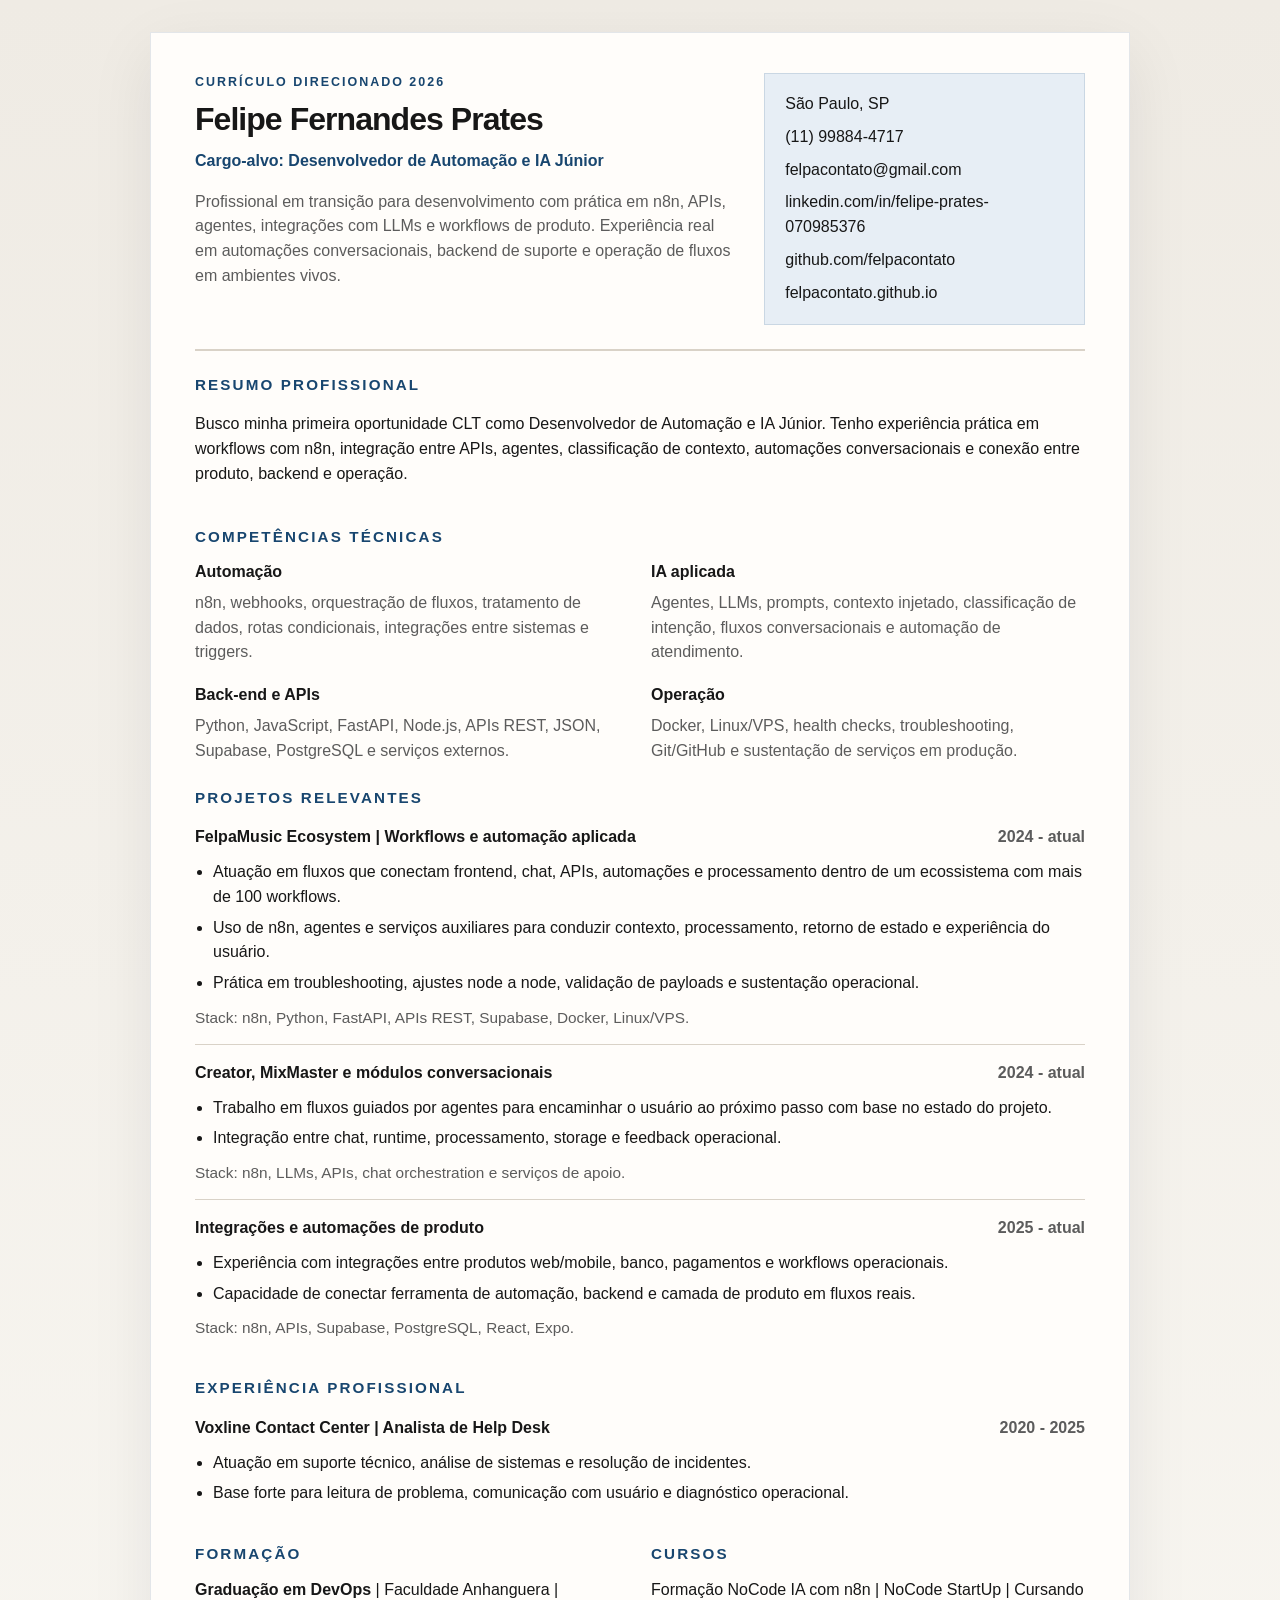
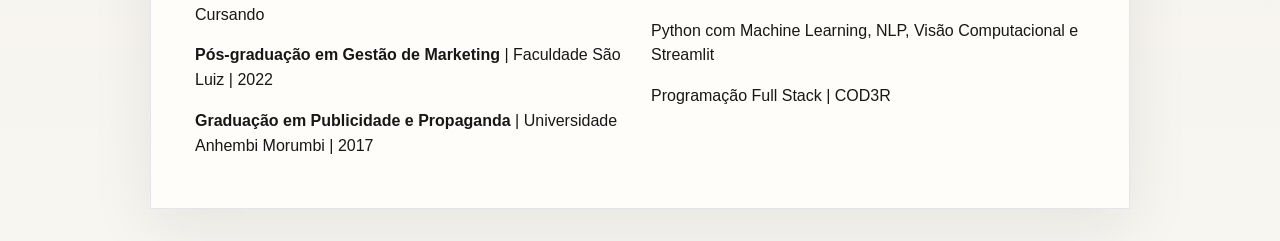
<file: resume-kit/felipe-prates-automacao-ia-junior-pt.html>
<!DOCTYPE html>
<html lang="pt-BR">
<head>
  <meta charset="UTF-8">
  <meta name="viewport" content="width=device-width, initial-scale=1.0">
  <title>Currículo Automação e IA Júnior | Felipe Fernandes Prates</title>
  <link rel="stylesheet" href="./curriculo_felipe_prates_2026.css">
</head>
<body>
  <main class="resume">
    <header class="hero">
      <div class="hero-copy">
        <p class="eyebrow">Currículo direcionado 2026</p>
        <h1>Felipe Fernandes Prates</h1>
        <p class="target-role">Cargo-alvo: Desenvolvedor de Automação e IA Júnior</p>
        <p class="summary">
          Profissional em transição para desenvolvimento com prática em n8n, APIs, agentes, integrações com LLMs e workflows de produto. Experiência real em automações conversacionais, backend de suporte e operação de fluxos em ambientes vivos.
        </p>
      </div>
      <div class="hero-meta">
        <p>São Paulo, SP</p>
        <p>(11) 99884-4717</p>
        <p><a href="mailto:felpacontato@gmail.com">felpacontato@gmail.com</a></p>
        <p><a href="https://www.linkedin.com/in/felipe-prates-070985376/" target="_blank" rel="noreferrer">linkedin.com/in/felipe-prates-070985376</a></p>
        <p><a href="https://github.com/felpacontato" target="_blank" rel="noreferrer">github.com/felpacontato</a></p>
        <p><a href="https://felpacontato.github.io/" target="_blank" rel="noreferrer">felpacontato.github.io</a></p>
      </div>
    </header>

    <section class="section">
      <h2>Resumo Profissional</h2>
      <p>
        Busco minha primeira oportunidade CLT como Desenvolvedor de Automação e IA Júnior. Tenho experiência prática em workflows com n8n, integração entre APIs, agentes, classificação de contexto, automações conversacionais e conexão entre produto, backend e operação.
      </p>
    </section>

    <section class="section">
      <h2>Competências Técnicas</h2>
      <div class="skills-grid">
        <div>
          <h3>Automação</h3>
          <p>n8n, webhooks, orquestração de fluxos, tratamento de dados, rotas condicionais, integrações entre sistemas e triggers.</p>
        </div>
        <div>
          <h3>IA aplicada</h3>
          <p>Agentes, LLMs, prompts, contexto injetado, classificação de intenção, fluxos conversacionais e automação de atendimento.</p>
        </div>
        <div>
          <h3>Back-end e APIs</h3>
          <p>Python, JavaScript, FastAPI, Node.js, APIs REST, JSON, Supabase, PostgreSQL e serviços externos.</p>
        </div>
        <div>
          <h3>Operação</h3>
          <p>Docker, Linux/VPS, health checks, troubleshooting, Git/GitHub e sustentação de serviços em produção.</p>
        </div>
      </div>
    </section>

    <section class="section">
      <h2>Projetos Relevantes</h2>

      <article class="entry">
        <div class="entry-head">
          <h3>FelpaMusic Ecosystem | Workflows e automação aplicada</h3>
          <p>2024 - atual</p>
        </div>
        <ul>
          <li>Atuação em fluxos que conectam frontend, chat, APIs, automações e processamento dentro de um ecossistema com mais de 100 workflows.</li>
          <li>Uso de n8n, agentes e serviços auxiliares para conduzir contexto, processamento, retorno de estado e experiência do usuário.</li>
          <li>Prática em troubleshooting, ajustes node a node, validação de payloads e sustentação operacional.</li>
        </ul>
        <p class="stack">Stack: n8n, Python, FastAPI, APIs REST, Supabase, Docker, Linux/VPS.</p>
      </article>

      <article class="entry">
        <div class="entry-head">
          <h3>Creator, MixMaster e módulos conversacionais</h3>
          <p>2024 - atual</p>
        </div>
        <ul>
          <li>Trabalho em fluxos guiados por agentes para encaminhar o usuário ao próximo passo com base no estado do projeto.</li>
          <li>Integração entre chat, runtime, processamento, storage e feedback operacional.</li>
        </ul>
        <p class="stack">Stack: n8n, LLMs, APIs, chat orchestration e serviços de apoio.</p>
      </article>

      <article class="entry">
        <div class="entry-head">
          <h3>Integrações e automações de produto</h3>
          <p>2025 - atual</p>
        </div>
        <ul>
          <li>Experiência com integrações entre produtos web/mobile, banco, pagamentos e workflows operacionais.</li>
          <li>Capacidade de conectar ferramenta de automação, backend e camada de produto em fluxos reais.</li>
        </ul>
        <p class="stack">Stack: n8n, APIs, Supabase, PostgreSQL, React, Expo.</p>
      </article>
    </section>

    <section class="section">
      <h2>Experiência Profissional</h2>
      <article class="entry compact">
        <div class="entry-head">
          <h3>Voxline Contact Center | Analista de Help Desk</h3>
          <p>2020 - 2025</p>
        </div>
        <ul>
          <li>Atuação em suporte técnico, análise de sistemas e resolução de incidentes.</li>
          <li>Base forte para leitura de problema, comunicação com usuário e diagnóstico operacional.</li>
        </ul>
      </article>
    </section>

    <section class="section split">
      <div>
        <h2>Formação</h2>
        <ul class="plain-list">
          <li><strong>Graduação em DevOps</strong> | Faculdade Anhanguera | Cursando</li>
          <li><strong>Pós-graduação em Gestão de Marketing</strong> | Faculdade São Luiz | 2022</li>
          <li><strong>Graduação em Publicidade e Propaganda</strong> | Universidade Anhembi Morumbi | 2017</li>
        </ul>
      </div>
      <div>
        <h2>Cursos</h2>
        <ul class="plain-list">
          <li>Formação NoCode IA com n8n | NoCode StartUp | Cursando</li>
          <li>Python com Machine Learning, NLP, Visão Computacional e Streamlit</li>
          <li>Programação Full Stack | COD3R</li>
        </ul>
      </div>
    </section>
  </main>
</body>
</html>
</file>
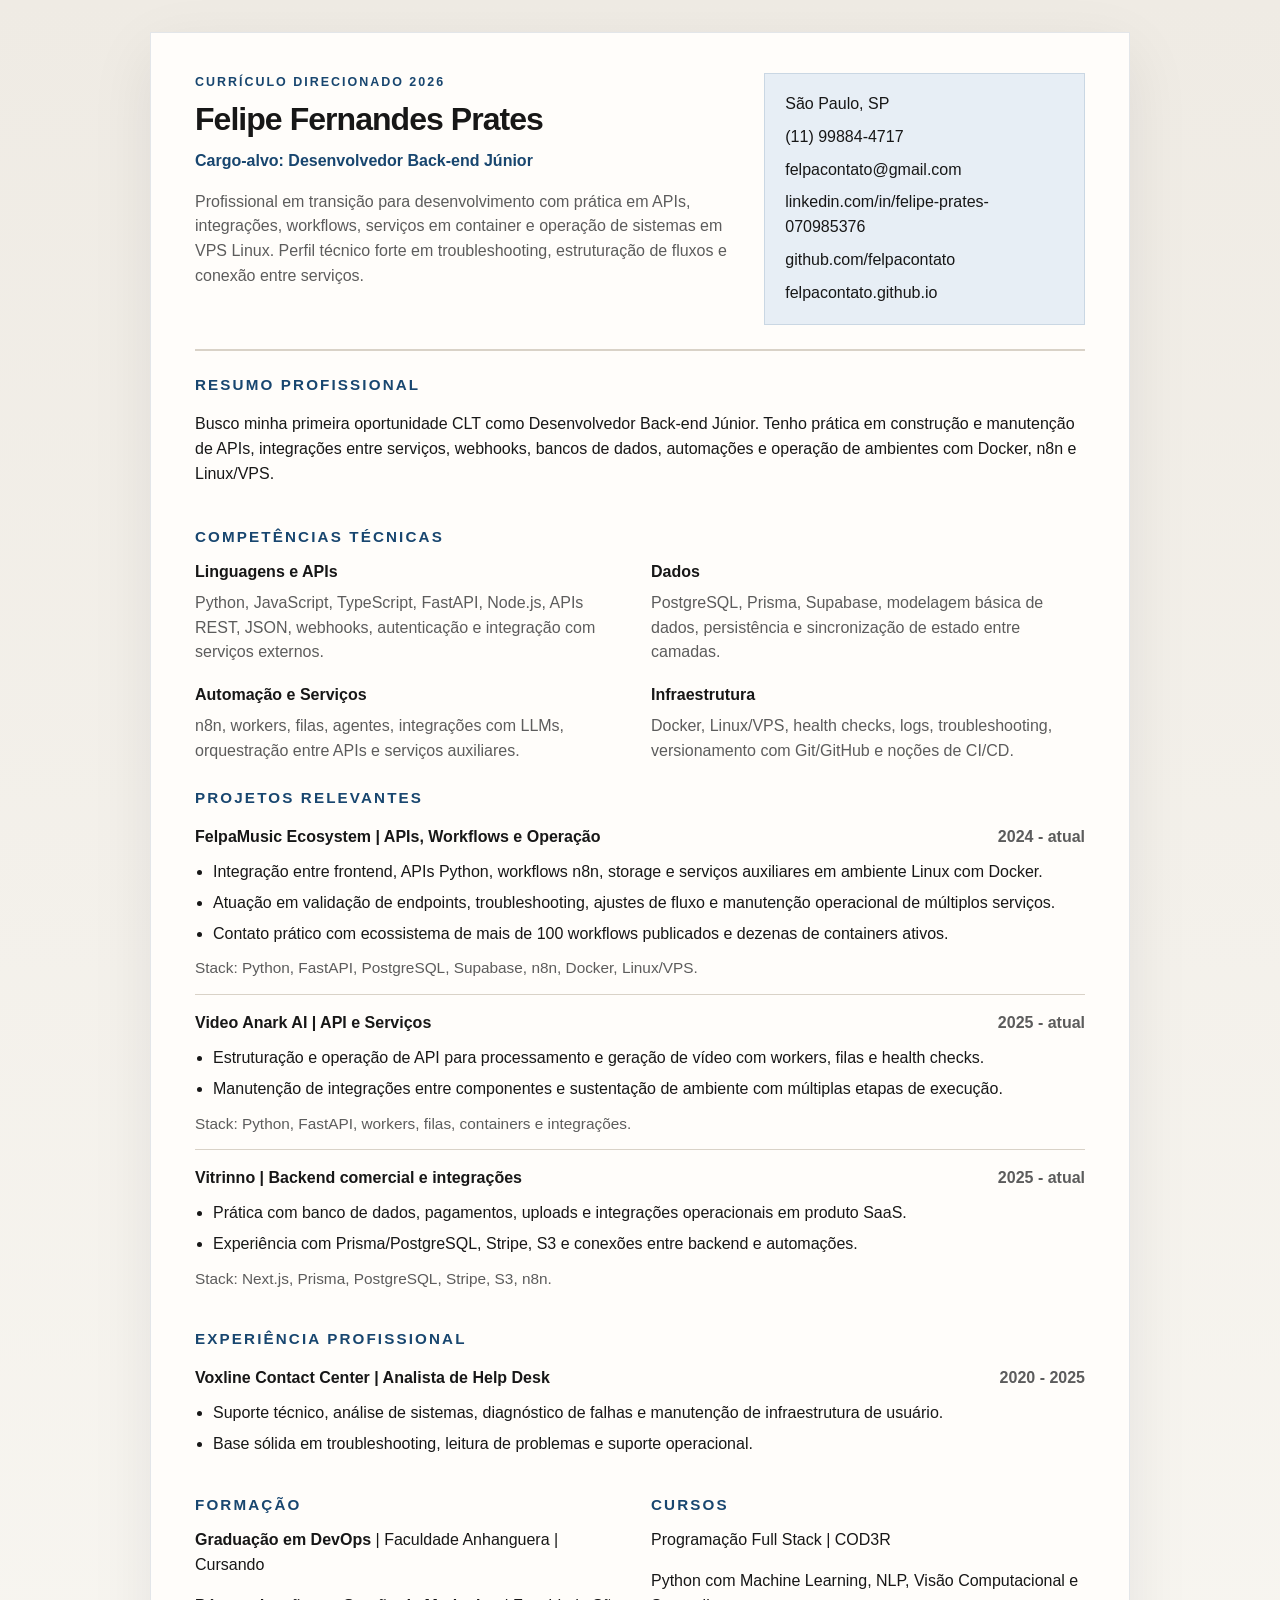
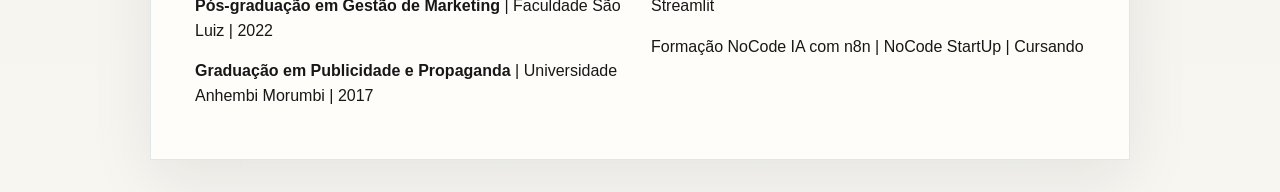
<file: resume-kit/felipe-prates-backend-junior-pt.html>
<!DOCTYPE html>
<html lang="pt-BR">
<head>
  <meta charset="UTF-8">
  <meta name="viewport" content="width=device-width, initial-scale=1.0">
  <title>Currículo Back-end Júnior | Felipe Fernandes Prates</title>
  <link rel="stylesheet" href="./curriculo_felipe_prates_2026.css">
</head>
<body>
  <main class="resume">
    <header class="hero">
      <div class="hero-copy">
        <p class="eyebrow">Currículo direcionado 2026</p>
        <h1>Felipe Fernandes Prates</h1>
        <p class="target-role">Cargo-alvo: Desenvolvedor Back-end Júnior</p>
        <p class="summary">
          Profissional em transição para desenvolvimento com prática em APIs, integrações, workflows, serviços em container e operação de sistemas em VPS Linux. Perfil técnico forte em troubleshooting, estruturação de fluxos e conexão entre serviços.
        </p>
      </div>
      <div class="hero-meta">
        <p>São Paulo, SP</p>
        <p>(11) 99884-4717</p>
        <p><a href="mailto:felpacontato@gmail.com">felpacontato@gmail.com</a></p>
        <p><a href="https://www.linkedin.com/in/felipe-prates-070985376/" target="_blank" rel="noreferrer">linkedin.com/in/felipe-prates-070985376</a></p>
        <p><a href="https://github.com/felpacontato" target="_blank" rel="noreferrer">github.com/felpacontato</a></p>
        <p><a href="https://felpacontato.github.io/" target="_blank" rel="noreferrer">felpacontato.github.io</a></p>
      </div>
    </header>

    <section class="section">
      <h2>Resumo Profissional</h2>
      <p>
        Busco minha primeira oportunidade CLT como Desenvolvedor Back-end Júnior. Tenho prática em construção e manutenção de APIs, integrações entre serviços, webhooks, bancos de dados, automações e operação de ambientes com Docker, n8n e Linux/VPS.
      </p>
    </section>

    <section class="section">
      <h2>Competências Técnicas</h2>
      <div class="skills-grid">
        <div>
          <h3>Linguagens e APIs</h3>
          <p>Python, JavaScript, TypeScript, FastAPI, Node.js, APIs REST, JSON, webhooks, autenticação e integração com serviços externos.</p>
        </div>
        <div>
          <h3>Dados</h3>
          <p>PostgreSQL, Prisma, Supabase, modelagem básica de dados, persistência e sincronização de estado entre camadas.</p>
        </div>
        <div>
          <h3>Automação e Serviços</h3>
          <p>n8n, workers, filas, agentes, integrações com LLMs, orquestração entre APIs e serviços auxiliares.</p>
        </div>
        <div>
          <h3>Infraestrutura</h3>
          <p>Docker, Linux/VPS, health checks, logs, troubleshooting, versionamento com Git/GitHub e noções de CI/CD.</p>
        </div>
      </div>
    </section>

    <section class="section">
      <h2>Projetos Relevantes</h2>

      <article class="entry">
        <div class="entry-head">
          <h3>FelpaMusic Ecosystem | APIs, Workflows e Operação</h3>
          <p>2024 - atual</p>
        </div>
        <ul>
          <li>Integração entre frontend, APIs Python, workflows n8n, storage e serviços auxiliares em ambiente Linux com Docker.</li>
          <li>Atuação em validação de endpoints, troubleshooting, ajustes de fluxo e manutenção operacional de múltiplos serviços.</li>
          <li>Contato prático com ecossistema de mais de 100 workflows publicados e dezenas de containers ativos.</li>
        </ul>
        <p class="stack">Stack: Python, FastAPI, PostgreSQL, Supabase, n8n, Docker, Linux/VPS.</p>
      </article>

      <article class="entry">
        <div class="entry-head">
          <h3>Video Anark AI | API e Serviços</h3>
          <p>2025 - atual</p>
        </div>
        <ul>
          <li>Estruturação e operação de API para processamento e geração de vídeo com workers, filas e health checks.</li>
          <li>Manutenção de integrações entre componentes e sustentação de ambiente com múltiplas etapas de execução.</li>
        </ul>
        <p class="stack">Stack: Python, FastAPI, workers, filas, containers e integrações.</p>
      </article>

      <article class="entry">
        <div class="entry-head">
          <h3>Vitrinno | Backend comercial e integrações</h3>
          <p>2025 - atual</p>
        </div>
        <ul>
          <li>Prática com banco de dados, pagamentos, uploads e integrações operacionais em produto SaaS.</li>
          <li>Experiência com Prisma/PostgreSQL, Stripe, S3 e conexões entre backend e automações.</li>
        </ul>
        <p class="stack">Stack: Next.js, Prisma, PostgreSQL, Stripe, S3, n8n.</p>
      </article>
    </section>

    <section class="section">
      <h2>Experiência Profissional</h2>
      <article class="entry compact">
        <div class="entry-head">
          <h3>Voxline Contact Center | Analista de Help Desk</h3>
          <p>2020 - 2025</p>
        </div>
        <ul>
          <li>Suporte técnico, análise de sistemas, diagnóstico de falhas e manutenção de infraestrutura de usuário.</li>
          <li>Base sólida em troubleshooting, leitura de problemas e suporte operacional.</li>
        </ul>
      </article>
    </section>

    <section class="section split">
      <div>
        <h2>Formação</h2>
        <ul class="plain-list">
          <li><strong>Graduação em DevOps</strong> | Faculdade Anhanguera | Cursando</li>
          <li><strong>Pós-graduação em Gestão de Marketing</strong> | Faculdade São Luiz | 2022</li>
          <li><strong>Graduação em Publicidade e Propaganda</strong> | Universidade Anhembi Morumbi | 2017</li>
        </ul>
      </div>
      <div>
        <h2>Cursos</h2>
        <ul class="plain-list">
          <li>Programação Full Stack | COD3R</li>
          <li>Python com Machine Learning, NLP, Visão Computacional e Streamlit</li>
          <li>Formação NoCode IA com n8n | NoCode StartUp | Cursando</li>
        </ul>
      </div>
    </section>
  </main>
</body>
</html>
</file>
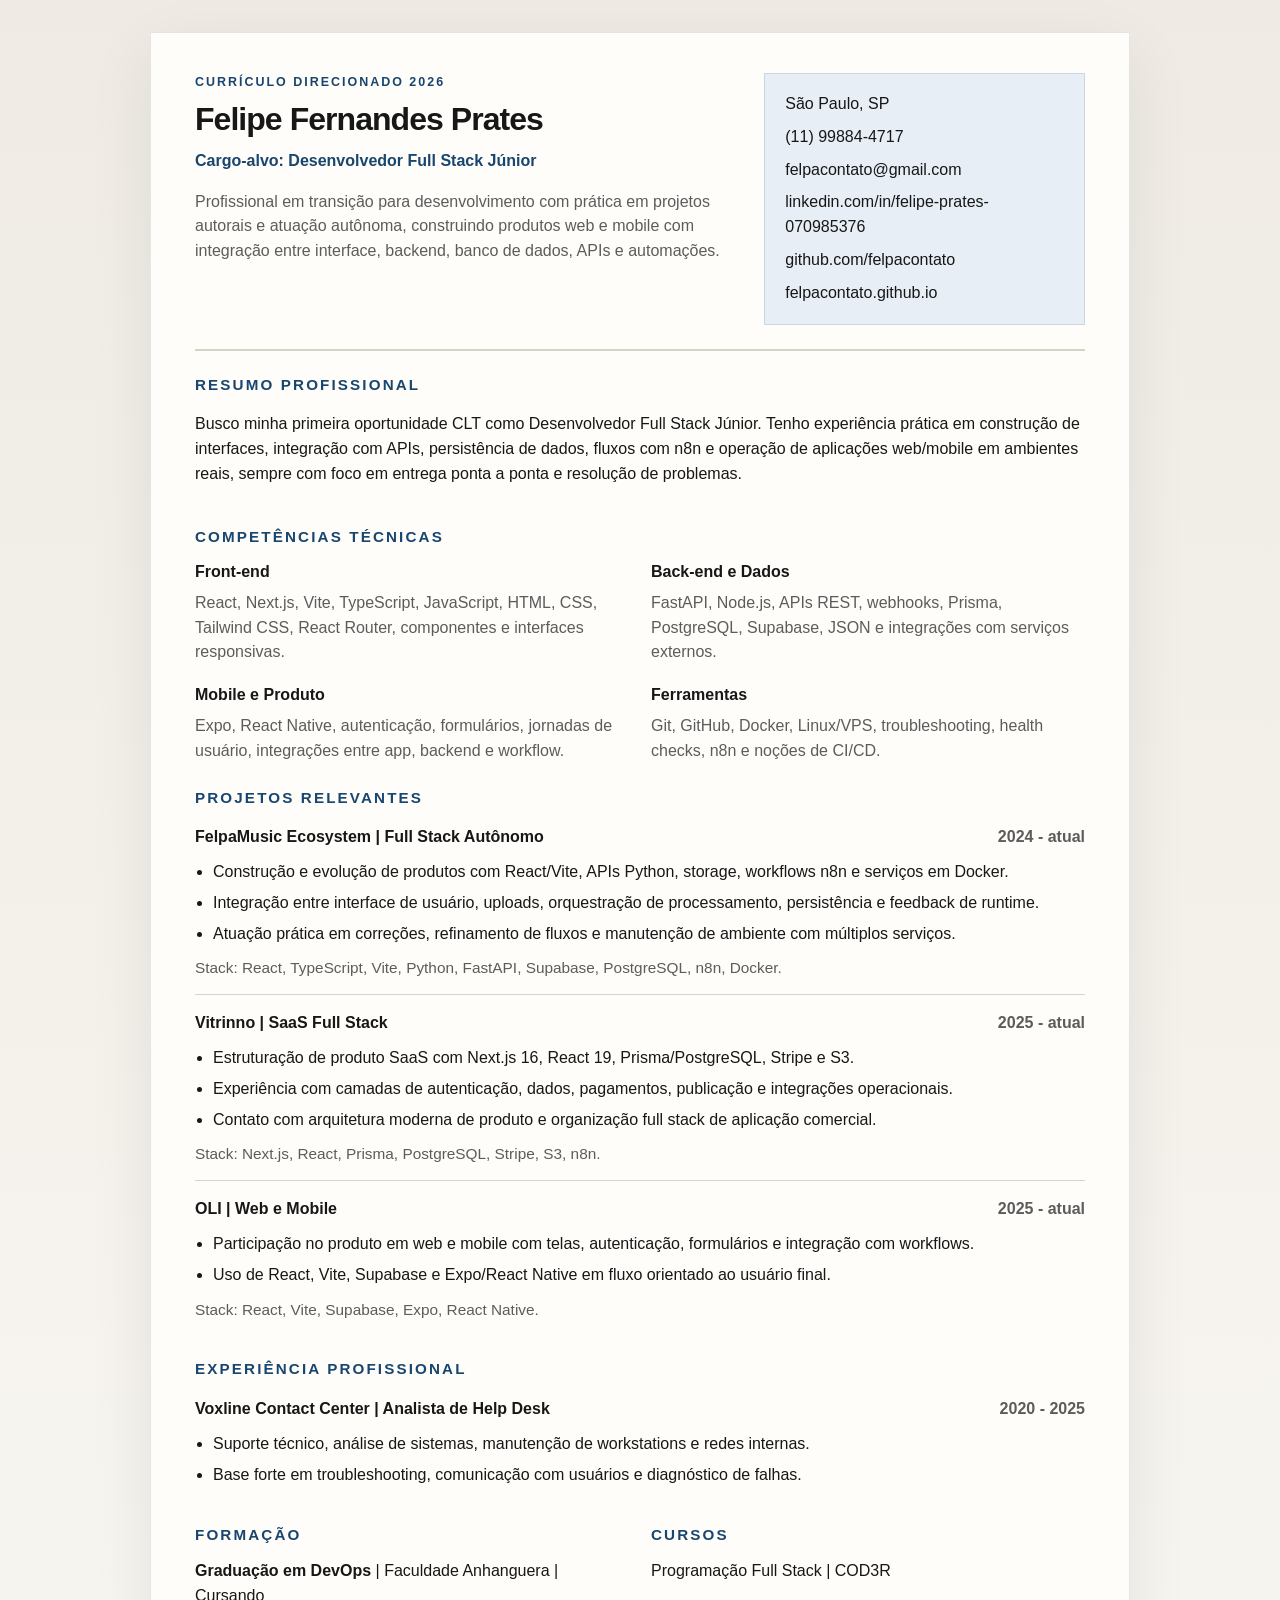
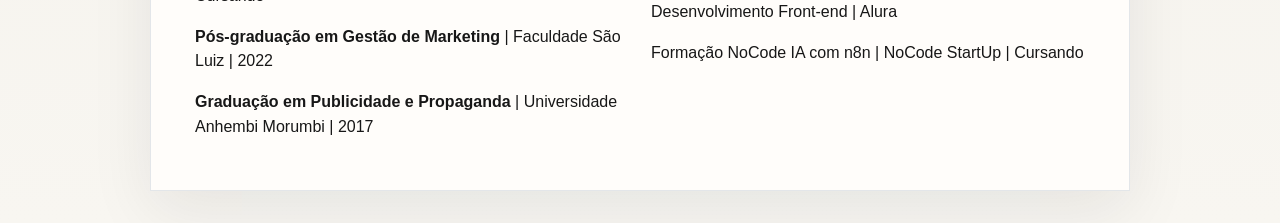
<file: resume-kit/felipe-prates-full-stack-junior-pt.html>
<!DOCTYPE html>
<html lang="pt-BR">
<head>
  <meta charset="UTF-8">
  <meta name="viewport" content="width=device-width, initial-scale=1.0">
  <title>Currículo Full Stack Júnior | Felipe Fernandes Prates</title>
  <link rel="stylesheet" href="./curriculo_felipe_prates_2026.css">
</head>
<body>
  <main class="resume">
    <header class="hero">
      <div class="hero-copy">
        <p class="eyebrow">Currículo direcionado 2026</p>
        <h1>Felipe Fernandes Prates</h1>
        <p class="target-role">Cargo-alvo: Desenvolvedor Full Stack Júnior</p>
        <p class="summary">
          Profissional em transição para desenvolvimento com prática em projetos autorais e atuação autônoma, construindo produtos web e mobile com integração entre interface, backend, banco de dados, APIs e automações.
        </p>
      </div>
      <div class="hero-meta">
        <p>São Paulo, SP</p>
        <p>(11) 99884-4717</p>
        <p><a href="mailto:felpacontato@gmail.com">felpacontato@gmail.com</a></p>
        <p><a href="https://www.linkedin.com/in/felipe-prates-070985376/" target="_blank" rel="noreferrer">linkedin.com/in/felipe-prates-070985376</a></p>
        <p><a href="https://github.com/felpacontato" target="_blank" rel="noreferrer">github.com/felpacontato</a></p>
        <p><a href="https://felpacontato.github.io/" target="_blank" rel="noreferrer">felpacontato.github.io</a></p>
      </div>
    </header>

    <section class="section">
      <h2>Resumo Profissional</h2>
      <p>
        Busco minha primeira oportunidade CLT como Desenvolvedor Full Stack Júnior. Tenho experiência prática em construção de interfaces, integração com APIs, persistência de dados, fluxos com n8n e operação de aplicações web/mobile em ambientes reais, sempre com foco em entrega ponta a ponta e resolução de problemas.
      </p>
    </section>

    <section class="section">
      <h2>Competências Técnicas</h2>
      <div class="skills-grid">
        <div>
          <h3>Front-end</h3>
          <p>React, Next.js, Vite, TypeScript, JavaScript, HTML, CSS, Tailwind CSS, React Router, componentes e interfaces responsivas.</p>
        </div>
        <div>
          <h3>Back-end e Dados</h3>
          <p>FastAPI, Node.js, APIs REST, webhooks, Prisma, PostgreSQL, Supabase, JSON e integrações com serviços externos.</p>
        </div>
        <div>
          <h3>Mobile e Produto</h3>
          <p>Expo, React Native, autenticação, formulários, jornadas de usuário, integrações entre app, backend e workflow.</p>
        </div>
        <div>
          <h3>Ferramentas</h3>
          <p>Git, GitHub, Docker, Linux/VPS, troubleshooting, health checks, n8n e noções de CI/CD.</p>
        </div>
      </div>
    </section>

    <section class="section">
      <h2>Projetos Relevantes</h2>

      <article class="entry">
        <div class="entry-head">
          <h3>FelpaMusic Ecosystem | Full Stack Autônomo</h3>
          <p>2024 - atual</p>
        </div>
        <ul>
          <li>Construção e evolução de produtos com React/Vite, APIs Python, storage, workflows n8n e serviços em Docker.</li>
          <li>Integração entre interface de usuário, uploads, orquestração de processamento, persistência e feedback de runtime.</li>
          <li>Atuação prática em correções, refinamento de fluxos e manutenção de ambiente com múltiplos serviços.</li>
        </ul>
        <p class="stack">Stack: React, TypeScript, Vite, Python, FastAPI, Supabase, PostgreSQL, n8n, Docker.</p>
      </article>

      <article class="entry">
        <div class="entry-head">
          <h3>Vitrinno | SaaS Full Stack</h3>
          <p>2025 - atual</p>
        </div>
        <ul>
          <li>Estruturação de produto SaaS com Next.js 16, React 19, Prisma/PostgreSQL, Stripe e S3.</li>
          <li>Experiência com camadas de autenticação, dados, pagamentos, publicação e integrações operacionais.</li>
          <li>Contato com arquitetura moderna de produto e organização full stack de aplicação comercial.</li>
        </ul>
        <p class="stack">Stack: Next.js, React, Prisma, PostgreSQL, Stripe, S3, n8n.</p>
      </article>

      <article class="entry">
        <div class="entry-head">
          <h3>OLI | Web e Mobile</h3>
          <p>2025 - atual</p>
        </div>
        <ul>
          <li>Participação no produto em web e mobile com telas, autenticação, formulários e integração com workflows.</li>
          <li>Uso de React, Vite, Supabase e Expo/React Native em fluxo orientado ao usuário final.</li>
        </ul>
        <p class="stack">Stack: React, Vite, Supabase, Expo, React Native.</p>
      </article>
    </section>

    <section class="section">
      <h2>Experiência Profissional</h2>
      <article class="entry compact">
        <div class="entry-head">
          <h3>Voxline Contact Center | Analista de Help Desk</h3>
          <p>2020 - 2025</p>
        </div>
        <ul>
          <li>Suporte técnico, análise de sistemas, manutenção de workstations e redes internas.</li>
          <li>Base forte em troubleshooting, comunicação com usuários e diagnóstico de falhas.</li>
        </ul>
      </article>
    </section>

    <section class="section split">
      <div>
        <h2>Formação</h2>
        <ul class="plain-list">
          <li><strong>Graduação em DevOps</strong> | Faculdade Anhanguera | Cursando</li>
          <li><strong>Pós-graduação em Gestão de Marketing</strong> | Faculdade São Luiz | 2022</li>
          <li><strong>Graduação em Publicidade e Propaganda</strong> | Universidade Anhembi Morumbi | 2017</li>
        </ul>
      </div>
      <div>
        <h2>Cursos</h2>
        <ul class="plain-list">
          <li>Programação Full Stack | COD3R</li>
          <li>Desenvolvimento Front-end | Alura</li>
          <li>Formação NoCode IA com n8n | NoCode StartUp | Cursando</li>
        </ul>
      </div>
    </section>
  </main>
</body>
</html>
</file>
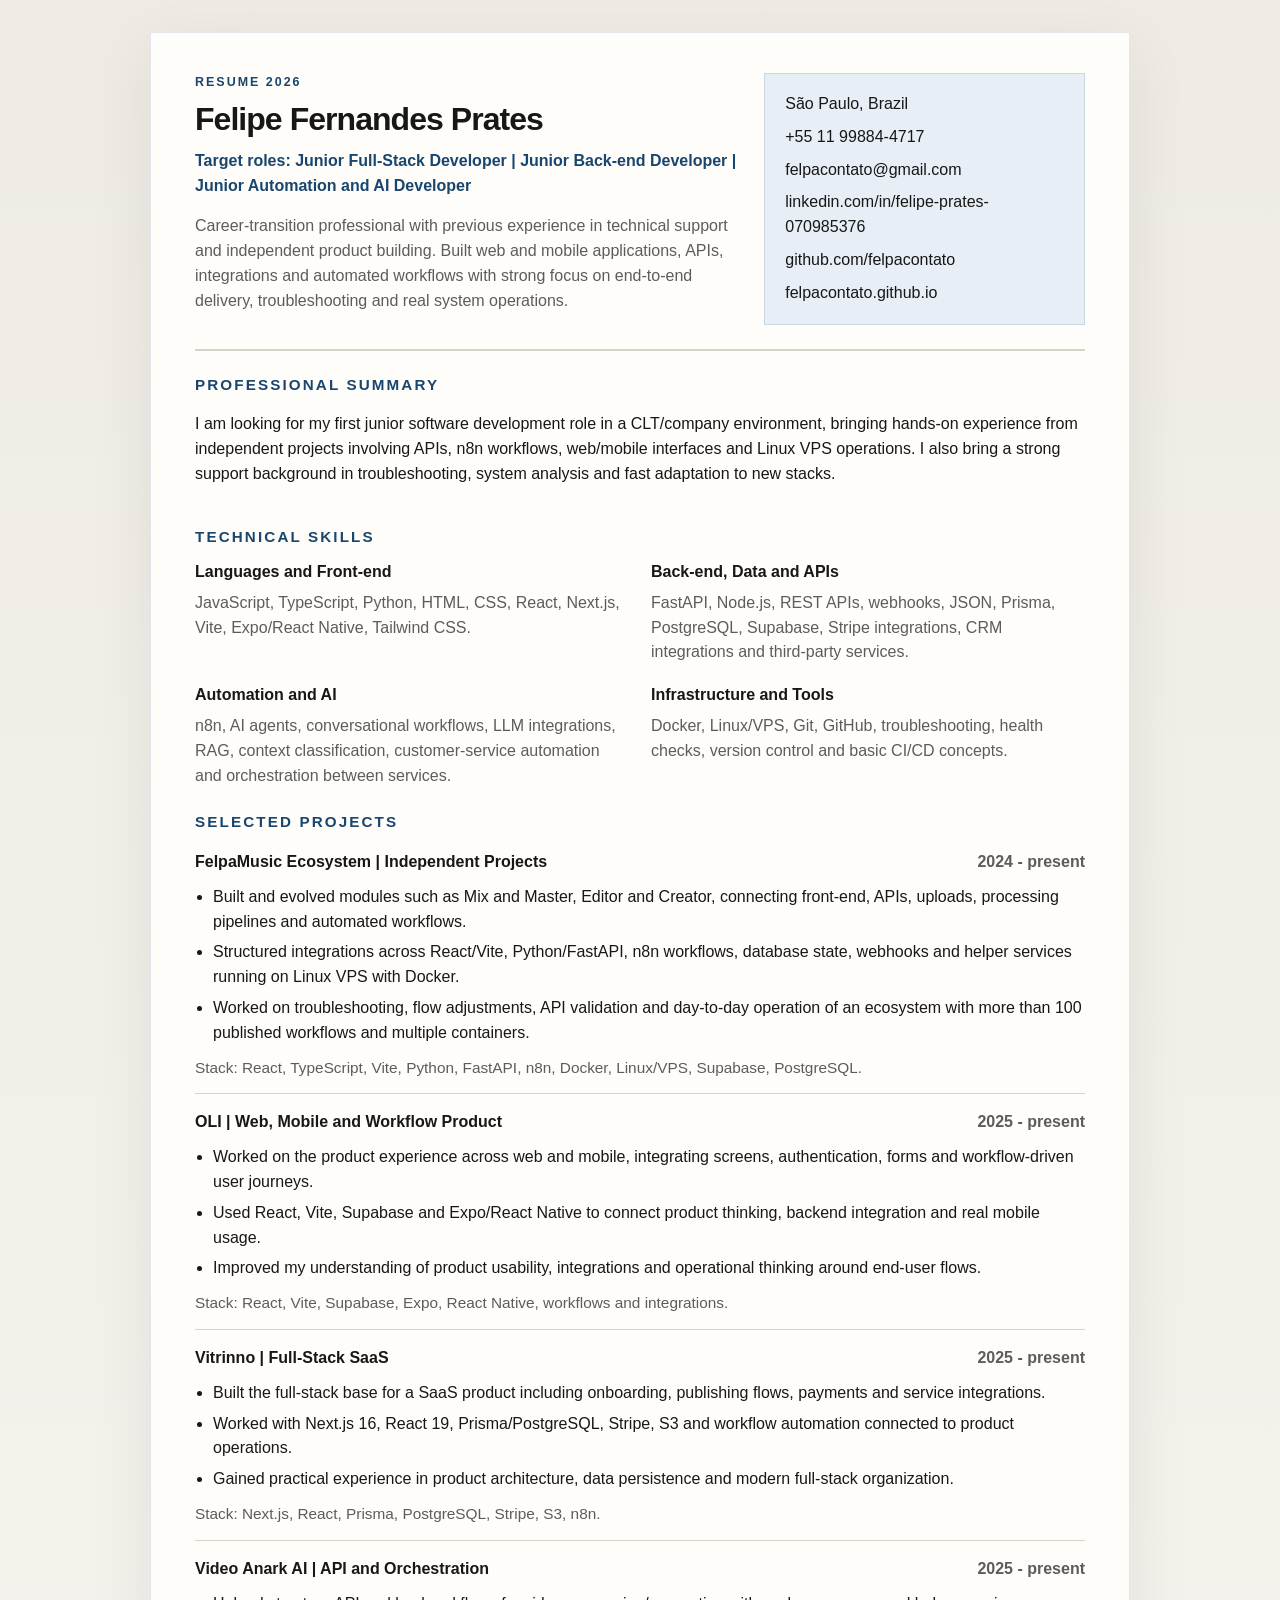
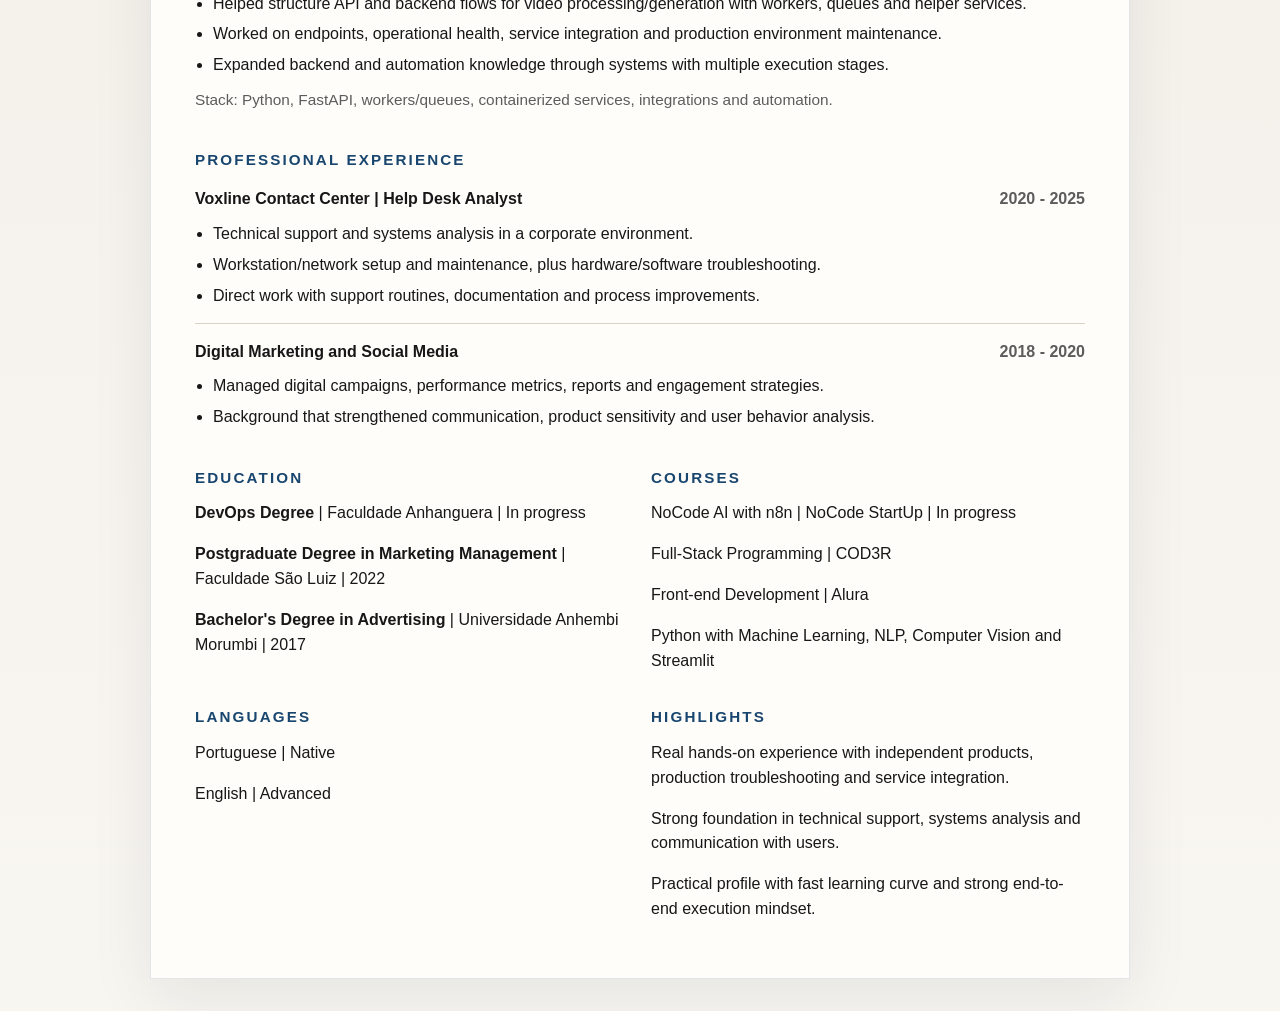
<file: resume-kit/felipe-prates-junior-general-en.html>
<!DOCTYPE html>
<html lang="en">
<head>
  <meta charset="UTF-8">
  <meta name="viewport" content="width=device-width, initial-scale=1.0">
  <title>Resume | Felipe Fernandes Prates</title>
  <link rel="stylesheet" href="./curriculo_felipe_prates_2026.css">
</head>
<body>
  <main class="resume">
    <header class="hero">
      <div class="hero-copy">
        <p class="eyebrow">Resume 2026</p>
        <h1>Felipe Fernandes Prates</h1>
        <p class="target-role">Target roles: Junior Full-Stack Developer | Junior Back-end Developer | Junior Automation and AI Developer</p>
        <p class="summary">
          Career-transition professional with previous experience in technical support and independent product building. Built web and mobile applications, APIs, integrations and automated workflows with strong focus on end-to-end delivery, troubleshooting and real system operations.
        </p>
      </div>
      <div class="hero-meta">
        <p>São Paulo, Brazil</p>
        <p>+55 11 99884-4717</p>
        <p><a href="mailto:felpacontato@gmail.com">felpacontato@gmail.com</a></p>
        <p><a href="https://www.linkedin.com/in/felipe-prates-070985376/" target="_blank" rel="noreferrer">linkedin.com/in/felipe-prates-070985376</a></p>
        <p><a href="https://github.com/felpacontato" target="_blank" rel="noreferrer">github.com/felpacontato</a></p>
        <p><a href="https://felpacontato.github.io/" target="_blank" rel="noreferrer">felpacontato.github.io</a></p>
      </div>
    </header>

    <section class="section">
      <h2>Professional Summary</h2>
      <p>
        I am looking for my first junior software development role in a CLT/company environment, bringing hands-on experience from independent projects involving APIs, n8n workflows, web/mobile interfaces and Linux VPS operations. I also bring a strong support background in troubleshooting, system analysis and fast adaptation to new stacks.
      </p>
    </section>

    <section class="section">
      <h2>Technical Skills</h2>
      <div class="skills-grid">
        <div>
          <h3>Languages and Front-end</h3>
          <p>JavaScript, TypeScript, Python, HTML, CSS, React, Next.js, Vite, Expo/React Native, Tailwind CSS.</p>
        </div>
        <div>
          <h3>Back-end, Data and APIs</h3>
          <p>FastAPI, Node.js, REST APIs, webhooks, JSON, Prisma, PostgreSQL, Supabase, Stripe integrations, CRM integrations and third-party services.</p>
        </div>
        <div>
          <h3>Automation and AI</h3>
          <p>n8n, AI agents, conversational workflows, LLM integrations, RAG, context classification, customer-service automation and orchestration between services.</p>
        </div>
        <div>
          <h3>Infrastructure and Tools</h3>
          <p>Docker, Linux/VPS, Git, GitHub, troubleshooting, health checks, version control and basic CI/CD concepts.</p>
        </div>
      </div>
    </section>

    <section class="section">
      <h2>Selected Projects</h2>

      <article class="entry">
        <div class="entry-head">
          <h3>FelpaMusic Ecosystem | Independent Projects</h3>
          <p>2024 - present</p>
        </div>
        <ul>
          <li>Built and evolved modules such as Mix and Master, Editor and Creator, connecting front-end, APIs, uploads, processing pipelines and automated workflows.</li>
          <li>Structured integrations across React/Vite, Python/FastAPI, n8n workflows, database state, webhooks and helper services running on Linux VPS with Docker.</li>
          <li>Worked on troubleshooting, flow adjustments, API validation and day-to-day operation of an ecosystem with more than 100 published workflows and multiple containers.</li>
        </ul>
        <p class="stack">Stack: React, TypeScript, Vite, Python, FastAPI, n8n, Docker, Linux/VPS, Supabase, PostgreSQL.</p>
      </article>

      <article class="entry">
        <div class="entry-head">
          <h3>OLI | Web, Mobile and Workflow Product</h3>
          <p>2025 - present</p>
        </div>
        <ul>
          <li>Worked on the product experience across web and mobile, integrating screens, authentication, forms and workflow-driven user journeys.</li>
          <li>Used React, Vite, Supabase and Expo/React Native to connect product thinking, backend integration and real mobile usage.</li>
          <li>Improved my understanding of product usability, integrations and operational thinking around end-user flows.</li>
        </ul>
        <p class="stack">Stack: React, Vite, Supabase, Expo, React Native, workflows and integrations.</p>
      </article>

      <article class="entry">
        <div class="entry-head">
          <h3>Vitrinno | Full-Stack SaaS</h3>
          <p>2025 - present</p>
        </div>
        <ul>
          <li>Built the full-stack base for a SaaS product including onboarding, publishing flows, payments and service integrations.</li>
          <li>Worked with Next.js 16, React 19, Prisma/PostgreSQL, Stripe, S3 and workflow automation connected to product operations.</li>
          <li>Gained practical experience in product architecture, data persistence and modern full-stack organization.</li>
        </ul>
        <p class="stack">Stack: Next.js, React, Prisma, PostgreSQL, Stripe, S3, n8n.</p>
      </article>

      <article class="entry">
        <div class="entry-head">
          <h3>Video Anark AI | API and Orchestration</h3>
          <p>2025 - present</p>
        </div>
        <ul>
          <li>Helped structure API and backend flows for video processing/generation with workers, queues and helper services.</li>
          <li>Worked on endpoints, operational health, service integration and production environment maintenance.</li>
          <li>Expanded backend and automation knowledge through systems with multiple execution stages.</li>
        </ul>
        <p class="stack">Stack: Python, FastAPI, workers/queues, containerized services, integrations and automation.</p>
      </article>
    </section>

    <section class="section">
      <h2>Professional Experience</h2>

      <article class="entry compact">
        <div class="entry-head">
          <h3>Voxline Contact Center | Help Desk Analyst</h3>
          <p>2020 - 2025</p>
        </div>
        <ul>
          <li>Technical support and systems analysis in a corporate environment.</li>
          <li>Workstation/network setup and maintenance, plus hardware/software troubleshooting.</li>
          <li>Direct work with support routines, documentation and process improvements.</li>
        </ul>
      </article>

      <article class="entry compact">
        <div class="entry-head">
          <h3>Digital Marketing and Social Media</h3>
          <p>2018 - 2020</p>
        </div>
        <ul>
          <li>Managed digital campaigns, performance metrics, reports and engagement strategies.</li>
          <li>Background that strengthened communication, product sensitivity and user behavior analysis.</li>
        </ul>
      </article>
    </section>

    <section class="section split">
      <div>
        <h2>Education</h2>
        <ul class="plain-list">
          <li><strong>DevOps Degree</strong> | Faculdade Anhanguera | In progress</li>
          <li><strong>Postgraduate Degree in Marketing Management</strong> | Faculdade São Luiz | 2022</li>
          <li><strong>Bachelor's Degree in Advertising</strong> | Universidade Anhembi Morumbi | 2017</li>
        </ul>
      </div>
      <div>
        <h2>Courses</h2>
        <ul class="plain-list">
          <li>NoCode AI with n8n | NoCode StartUp | In progress</li>
          <li>Full-Stack Programming | COD3R</li>
          <li>Front-end Development | Alura</li>
          <li>Python with Machine Learning, NLP, Computer Vision and Streamlit</li>
        </ul>
      </div>
    </section>

    <section class="section split footer-grid">
      <div>
        <h2>Languages</h2>
        <ul class="plain-list">
          <li>Portuguese | Native</li>
          <li>English | Advanced</li>
        </ul>
      </div>
      <div>
        <h2>Highlights</h2>
        <ul class="plain-list">
          <li>Real hands-on experience with independent products, production troubleshooting and service integration.</li>
          <li>Strong foundation in technical support, systems analysis and communication with users.</li>
          <li>Practical profile with fast learning curve and strong end-to-end execution mindset.</li>
        </ul>
      </div>
    </section>
  </main>
</body>
</html>
</file>
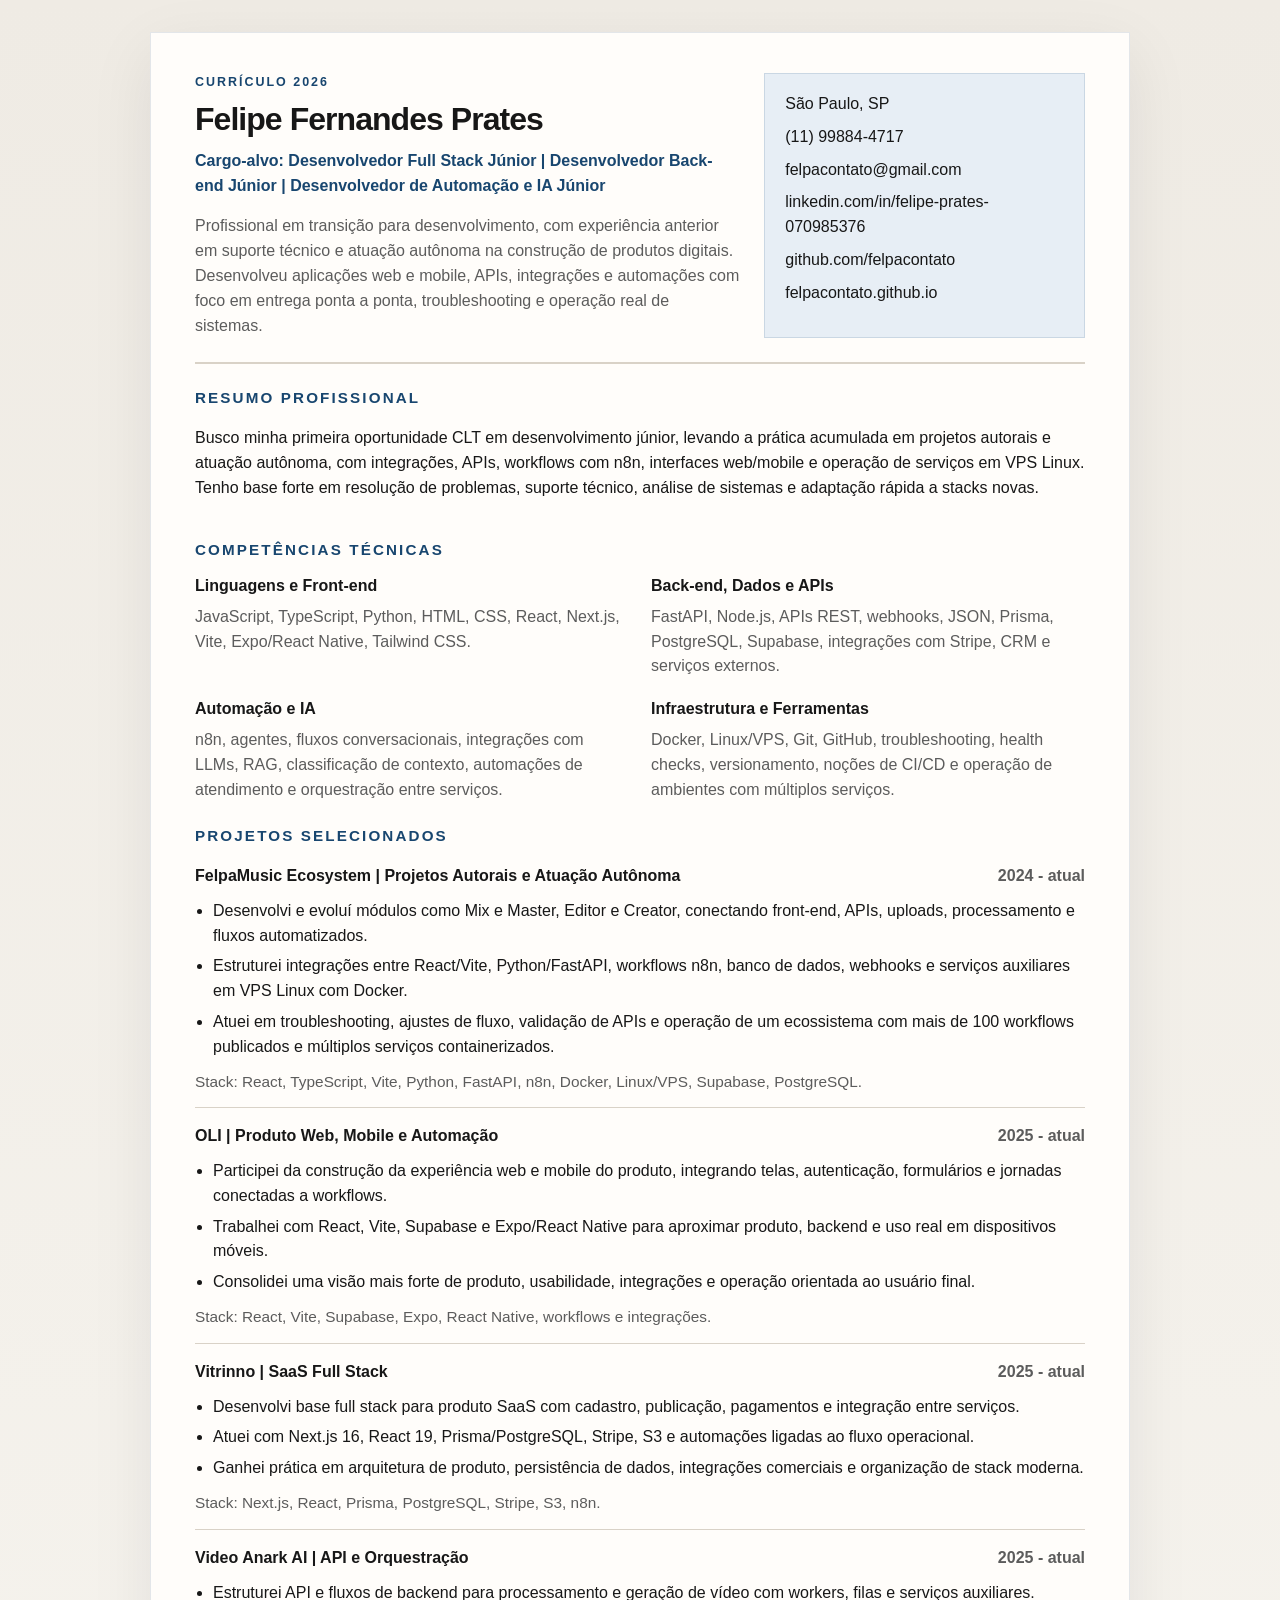
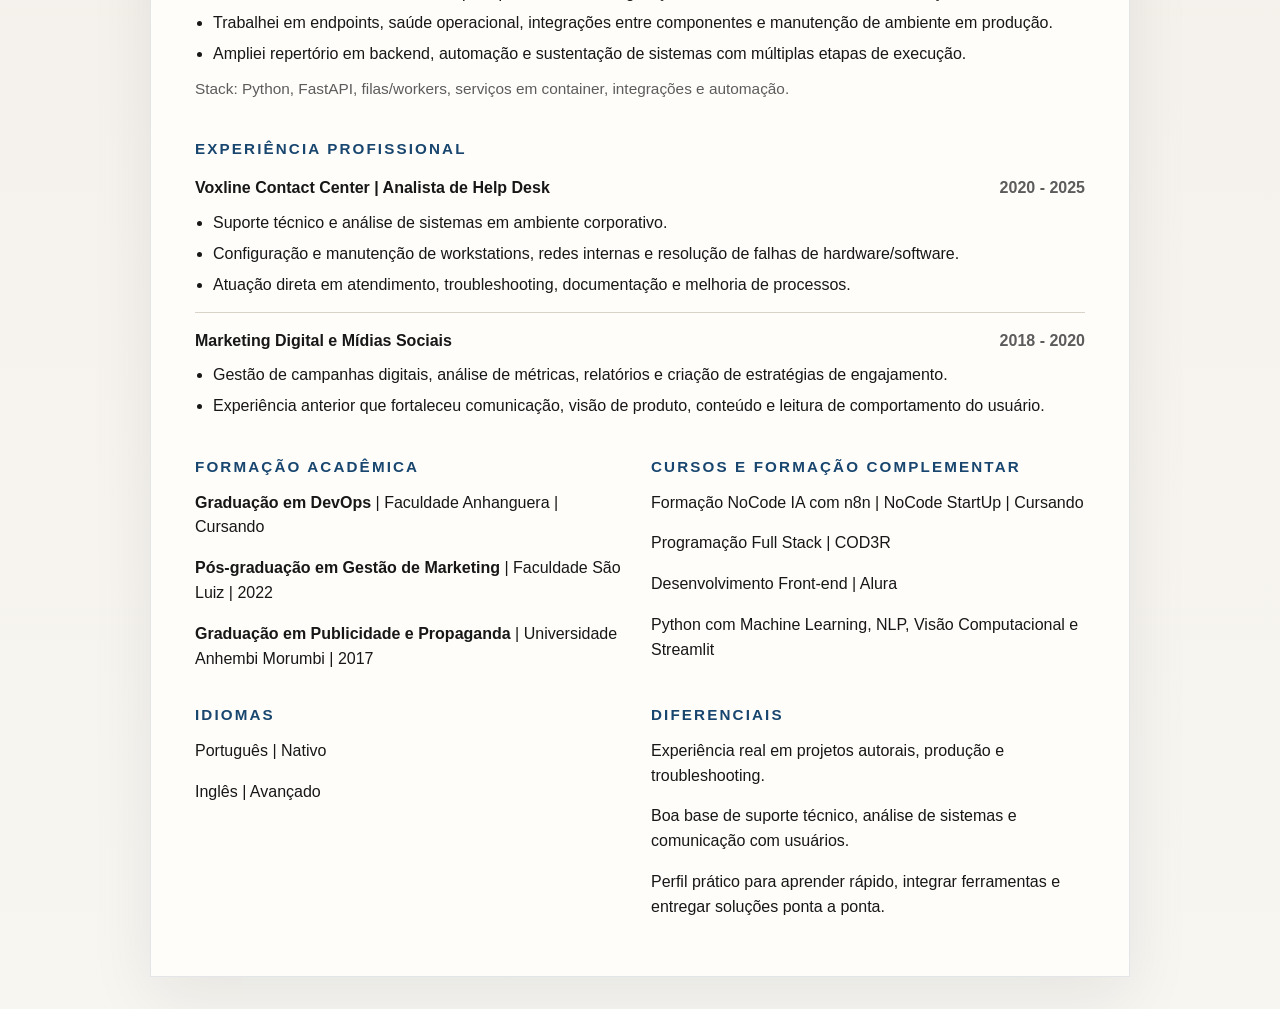
<file: resume-kit/felipe-prates-junior-general-pt.html>
<!DOCTYPE html>
<html lang="pt-BR">
<head>
  <meta charset="UTF-8">
  <meta name="viewport" content="width=device-width, initial-scale=1.0">
  <title>Currículo | Felipe Fernandes Prates</title>
  <link rel="stylesheet" href="./curriculo_felipe_prates_2026.css">
</head>
<body>
  <main class="resume">
    <header class="hero">
      <div class="hero-copy">
        <p class="eyebrow">Currículo 2026</p>
        <h1>Felipe Fernandes Prates</h1>
        <p class="target-role">Cargo-alvo: Desenvolvedor Full Stack Júnior | Desenvolvedor Back-end Júnior | Desenvolvedor de Automação e IA Júnior</p>
        <p class="summary">
          Profissional em transição para desenvolvimento, com experiência anterior em suporte técnico e atuação autônoma na construção de produtos digitais. Desenvolveu aplicações web e mobile, APIs, integrações e automações com foco em entrega ponta a ponta, troubleshooting e operação real de sistemas.
        </p>
      </div>
      <div class="hero-meta">
        <p>São Paulo, SP</p>
        <p>(11) 99884-4717</p>
        <p><a href="mailto:felpacontato@gmail.com">felpacontato@gmail.com</a></p>
        <p><a href="https://www.linkedin.com/in/felipe-prates-070985376/" target="_blank" rel="noreferrer">linkedin.com/in/felipe-prates-070985376</a></p>
        <p><a href="https://github.com/felpacontato" target="_blank" rel="noreferrer">github.com/felpacontato</a></p>
        <p><a href="https://felpacontato.github.io/" target="_blank" rel="noreferrer">felpacontato.github.io</a></p>
      </div>
    </header>

    <section class="section">
      <h2>Resumo Profissional</h2>
      <p>
        Busco minha primeira oportunidade CLT em desenvolvimento júnior, levando a prática acumulada em projetos autorais e atuação autônoma, com integrações, APIs, workflows com n8n, interfaces web/mobile e operação de serviços em VPS Linux. Tenho base forte em resolução de problemas, suporte técnico, análise de sistemas e adaptação rápida a stacks novas.
      </p>
    </section>

    <section class="section">
      <h2>Competências Técnicas</h2>
      <div class="skills-grid">
        <div>
          <h3>Linguagens e Front-end</h3>
          <p>JavaScript, TypeScript, Python, HTML, CSS, React, Next.js, Vite, Expo/React Native, Tailwind CSS.</p>
        </div>
        <div>
          <h3>Back-end, Dados e APIs</h3>
          <p>FastAPI, Node.js, APIs REST, webhooks, JSON, Prisma, PostgreSQL, Supabase, integrações com Stripe, CRM e serviços externos.</p>
        </div>
        <div>
          <h3>Automação e IA</h3>
          <p>n8n, agentes, fluxos conversacionais, integrações com LLMs, RAG, classificação de contexto, automações de atendimento e orquestração entre serviços.</p>
        </div>
        <div>
          <h3>Infraestrutura e Ferramentas</h3>
          <p>Docker, Linux/VPS, Git, GitHub, troubleshooting, health checks, versionamento, noções de CI/CD e operação de ambientes com múltiplos serviços.</p>
        </div>
      </div>
    </section>

    <section class="section">
      <h2>Projetos Selecionados</h2>

      <article class="entry">
        <div class="entry-head">
          <h3>FelpaMusic Ecosystem | Projetos Autorais e Atuação Autônoma</h3>
          <p>2024 - atual</p>
        </div>
        <ul>
          <li>Desenvolvi e evoluí módulos como Mix e Master, Editor e Creator, conectando front-end, APIs, uploads, processamento e fluxos automatizados.</li>
          <li>Estruturei integrações entre React/Vite, Python/FastAPI, workflows n8n, banco de dados, webhooks e serviços auxiliares em VPS Linux com Docker.</li>
          <li>Atuei em troubleshooting, ajustes de fluxo, validação de APIs e operação de um ecossistema com mais de 100 workflows publicados e múltiplos serviços containerizados.</li>
        </ul>
        <p class="stack">Stack: React, TypeScript, Vite, Python, FastAPI, n8n, Docker, Linux/VPS, Supabase, PostgreSQL.</p>
      </article>

      <article class="entry">
        <div class="entry-head">
          <h3>OLI | Produto Web, Mobile e Automação</h3>
          <p>2025 - atual</p>
        </div>
        <ul>
          <li>Participei da construção da experiência web e mobile do produto, integrando telas, autenticação, formulários e jornadas conectadas a workflows.</li>
          <li>Trabalhei com React, Vite, Supabase e Expo/React Native para aproximar produto, backend e uso real em dispositivos móveis.</li>
          <li>Consolidei uma visão mais forte de produto, usabilidade, integrações e operação orientada ao usuário final.</li>
        </ul>
        <p class="stack">Stack: React, Vite, Supabase, Expo, React Native, workflows e integrações.</p>
      </article>

      <article class="entry">
        <div class="entry-head">
          <h3>Vitrinno | SaaS Full Stack</h3>
          <p>2025 - atual</p>
        </div>
        <ul>
          <li>Desenvolvi base full stack para produto SaaS com cadastro, publicação, pagamentos e integração entre serviços.</li>
          <li>Atuei com Next.js 16, React 19, Prisma/PostgreSQL, Stripe, S3 e automações ligadas ao fluxo operacional.</li>
          <li>Ganhei prática em arquitetura de produto, persistência de dados, integrações comerciais e organização de stack moderna.</li>
        </ul>
        <p class="stack">Stack: Next.js, React, Prisma, PostgreSQL, Stripe, S3, n8n.</p>
      </article>

      <article class="entry">
        <div class="entry-head">
          <h3>Video Anark AI | API e Orquestração</h3>
          <p>2025 - atual</p>
        </div>
        <ul>
          <li>Estruturei API e fluxos de backend para processamento e geração de vídeo com workers, filas e serviços auxiliares.</li>
          <li>Trabalhei em endpoints, saúde operacional, integrações entre componentes e manutenção de ambiente em produção.</li>
          <li>Ampliei repertório em backend, automação e sustentação de sistemas com múltiplas etapas de execução.</li>
        </ul>
        <p class="stack">Stack: Python, FastAPI, filas/workers, serviços em container, integrações e automação.</p>
      </article>
    </section>

    <section class="section">
      <h2>Experiência Profissional</h2>

      <article class="entry compact">
        <div class="entry-head">
          <h3>Voxline Contact Center | Analista de Help Desk</h3>
          <p>2020 - 2025</p>
        </div>
        <ul>
          <li>Suporte técnico e análise de sistemas em ambiente corporativo.</li>
          <li>Configuração e manutenção de workstations, redes internas e resolução de falhas de hardware/software.</li>
          <li>Atuação direta em atendimento, troubleshooting, documentação e melhoria de processos.</li>
        </ul>
      </article>

      <article class="entry compact">
        <div class="entry-head">
          <h3>Marketing Digital e Mídias Sociais</h3>
          <p>2018 - 2020</p>
        </div>
        <ul>
          <li>Gestão de campanhas digitais, análise de métricas, relatórios e criação de estratégias de engajamento.</li>
          <li>Experiência anterior que fortaleceu comunicação, visão de produto, conteúdo e leitura de comportamento do usuário.</li>
        </ul>
      </article>
    </section>

    <section class="section split">
      <div>
        <h2>Formação Acadêmica</h2>
        <ul class="plain-list">
          <li><strong>Graduação em DevOps</strong> | Faculdade Anhanguera | Cursando</li>
          <li><strong>Pós-graduação em Gestão de Marketing</strong> | Faculdade São Luiz | 2022</li>
          <li><strong>Graduação em Publicidade e Propaganda</strong> | Universidade Anhembi Morumbi | 2017</li>
        </ul>
      </div>
      <div>
        <h2>Cursos e Formação Complementar</h2>
        <ul class="plain-list">
          <li>Formação NoCode IA com n8n | NoCode StartUp | Cursando</li>
          <li>Programação Full Stack | COD3R</li>
          <li>Desenvolvimento Front-end | Alura</li>
          <li>Python com Machine Learning, NLP, Visão Computacional e Streamlit</li>
        </ul>
      </div>
    </section>

    <section class="section split footer-grid">
      <div>
        <h2>Idiomas</h2>
        <ul class="plain-list">
          <li>Português | Nativo</li>
          <li>Inglês | Avançado</li>
        </ul>
      </div>
      <div>
        <h2>Diferenciais</h2>
        <ul class="plain-list">
          <li>Experiência real em projetos autorais, produção e troubleshooting.</li>
          <li>Boa base de suporte técnico, análise de sistemas e comunicação com usuários.</li>
          <li>Perfil prático para aprender rápido, integrar ferramentas e entregar soluções ponta a ponta.</li>
        </ul>
      </div>
    </section>
  </main>
</body>
</html>
</file>
<file: styles.css>
:root {
  --bg: #091018;
  --bg-soft: rgba(10, 16, 24, 0.82);
  --panel: rgba(15, 22, 31, 0.76);
  --panel-strong: #121a24;
  --line: rgba(255, 255, 255, 0.08);
  --line-strong: rgba(255, 255, 255, 0.14);
  --text: #ebf1f8;
  --muted: #9aacbf;
  --white: #ffffff;
  --shadow: 0 28px 90px rgba(0, 0, 0, 0.36);
  --radius-xl: 30px;
  --radius-lg: 22px;
  --radius-md: 16px;
  --max-width: 1320px;
}

* {
  box-sizing: border-box;
}

html {
  scroll-behavior: smooth;
}

body {
  margin: 0;
  min-width: 320px;
  font-family: "Sora", sans-serif;
  background:
    radial-gradient(circle at 15% 15%, rgba(255, 72, 165, 0.12), transparent 28%),
    radial-gradient(circle at 85% 20%, rgba(82, 228, 231, 0.1), transparent 26%),
    radial-gradient(circle at 65% 85%, rgba(255, 200, 92, 0.08), transparent 24%),
    linear-gradient(180deg, #05080d 0%, #0b1118 50%, #091018 100%);
  color: var(--text);
}

img {
  max-width: 100%;
  display: block;
}

a {
  color: inherit;
  text-decoration: none;
}

code {
  font-family: "Space Grotesk", sans-serif;
  font-size: 0.92em;
  padding: 0.15rem 0.4rem;
  border-radius: 999px;
  background: rgba(255, 255, 255, 0.06);
}

.page-shell {
  position: relative;
  overflow: hidden;
}

.ambient {
  position: fixed;
  inset: auto;
  pointer-events: none;
  filter: blur(60px);
  opacity: 0.7;
  z-index: 0;
}

.ambient-a {
  top: 120px;
  left: -140px;
  width: 340px;
  height: 340px;
  background: radial-gradient(circle, rgba(255, 69, 155, 0.3), transparent 70%);
}

.ambient-b {
  top: 36vh;
  right: -140px;
  width: 320px;
  height: 320px;
  background: radial-gradient(circle, rgba(46, 216, 211, 0.26), transparent 70%);
}

.ambient-c {
  bottom: -90px;
  left: 36%;
  width: 420px;
  height: 420px;
  background: radial-gradient(circle, rgba(255, 197, 80, 0.16), transparent 70%);
}

.topbar,
main {
  position: relative;
  z-index: 1;
}

.topbar {
  width: min(calc(100% - 40px), var(--max-width));
  margin: 18px auto 0;
  padding: 18px 22px;
  border: 1px solid var(--line);
  background: rgba(8, 12, 18, 0.74);
  backdrop-filter: blur(22px);
  border-radius: 999px;
  display: flex;
  align-items: center;
  justify-content: space-between;
  gap: 24px;
  position: sticky;
  top: 16px;
}

.brand {
  display: inline-flex;
  align-items: center;
  gap: 12px;
  font-weight: 600;
  letter-spacing: 0.01em;
}

.brand-mark {
  width: 14px;
  height: 14px;
  border-radius: 50%;
  background: linear-gradient(135deg, #ff4da4, #59e1ff);
  box-shadow: 0 0 24px rgba(255, 77, 164, 0.7);
}

.topnav {
  display: flex;
  align-items: center;
  gap: 18px;
  flex-wrap: wrap;
}

.topnav a {
  color: var(--muted);
  font-size: 0.94rem;
  transition: color 160ms ease;
}

.topnav a:hover {
  color: var(--white);
}

main {
  width: min(calc(100% - 40px), var(--max-width));
  margin: 34px auto 120px;
}

.hero,
.section-nav,
.project-section,
.closing {
  border: 1px solid var(--line);
  background: linear-gradient(180deg, rgba(14, 21, 30, 0.82), rgba(10, 16, 24, 0.9));
  box-shadow: var(--shadow);
}

.hero {
  display: grid;
  grid-template-columns: minmax(0, 1.25fr) minmax(320px, 0.75fr);
  gap: 32px;
  padding: 44px;
  border-radius: 38px;
}

.eyebrow,
.section-index,
.panel-tag {
  font-family: "Space Grotesk", sans-serif;
  text-transform: uppercase;
  letter-spacing: 0.14em;
}

.eyebrow {
  color: var(--muted);
  font-size: 0.8rem;
  margin: 0 0 16px;
}

.hero h1 {
  margin: 0;
  font-family: "Space Grotesk", sans-serif;
  font-weight: 700;
  font-size: clamp(2.6rem, 5vw, 5.2rem);
  line-height: 0.96;
  letter-spacing: -0.05em;
  max-width: 12ch;
}

.hero h1 span {
  display: block;
  color: #ff9ad0;
}

.hero-lead {
  margin: 22px 0 0;
  max-width: 70ch;
  color: var(--muted);
  line-height: 1.8;
}

.hero-actions,
.closing-links {
  display: flex;
  gap: 14px;
  flex-wrap: wrap;
  margin-top: 26px;
}

.button {
  display: inline-flex;
  align-items: center;
  justify-content: center;
  min-height: 48px;
  padding: 0 20px;
  border-radius: 999px;
  border: 1px solid transparent;
  font-weight: 600;
  transition:
    transform 180ms ease,
    border-color 180ms ease,
    background 180ms ease;
}

.button:hover {
  transform: translateY(-1px);
}

.button-primary {
  background: linear-gradient(135deg, #ff4da4, #ff7fbe);
  color: #0d1118;
}

.button-secondary {
  border-color: var(--line-strong);
  color: var(--text);
  background: rgba(255, 255, 255, 0.04);
}

.hero-metrics {
  margin-top: 34px;
  display: grid;
  grid-template-columns: repeat(2, minmax(0, 1fr));
  gap: 14px;
}

.metric-card,
.stat-tile {
  border-radius: 18px;
  padding: 18px;
  border: 1px solid var(--line);
  background: rgba(255, 255, 255, 0.03);
}

.metric-card strong,
.stat-tile strong {
  display: block;
  font-family: "Space Grotesk", sans-serif;
  font-size: 1.4rem;
  margin-bottom: 8px;
}

.metric-card span,
.stat-tile span {
  color: var(--muted);
  line-height: 1.6;
  font-size: 0.94rem;
}

.hero-panel {
  padding: 28px;
  border-radius: 30px;
  border: 1px solid var(--line);
  background:
    linear-gradient(180deg, rgba(255, 77, 164, 0.12), transparent 38%),
    linear-gradient(180deg, rgba(255, 255, 255, 0.04), rgba(255, 255, 255, 0.02));
}

.hero-panel-head {
  display: flex;
  gap: 10px;
  flex-wrap: wrap;
}

.panel-tag {
  font-size: 0.72rem;
  padding: 8px 12px;
  border-radius: 999px;
  background: rgba(255, 255, 255, 0.06);
  color: var(--white);
}

.panel-tag.muted {
  color: var(--muted);
}

.hero-panel h2 {
  margin: 18px 0 10px;
  font-family: "Space Grotesk", sans-serif;
  font-size: 1.8rem;
}

.hero-panel p {
  color: var(--muted);
  line-height: 1.75;
}

.bullet-list {
  margin: 0;
  padding-left: 18px;
  color: var(--muted);
  line-height: 1.75;
}

.section-nav {
  margin-top: 26px;
  padding: 28px 30px 32px;
  border-radius: 28px;
  display: grid;
  gap: 24px;
}

.section-nav h2 {
  margin: 6px 0 0;
  font-family: "Space Grotesk", sans-serif;
  font-size: 2rem;
}

.section-nav-grid {
  display: grid;
  grid-template-columns: repeat(4, minmax(0, 1fr));
  gap: 14px;
}

.section-nav-grid a {
  border-radius: 18px;
  padding: 18px;
  border: 1px solid var(--line);
  background: rgba(255, 255, 255, 0.03);
  display: flex;
  flex-direction: column;
  gap: 10px;
  transition:
    transform 180ms ease,
    border-color 180ms ease;
}

.section-nav-grid a:hover {
  transform: translateY(-2px);
  border-color: rgba(255, 255, 255, 0.18);
}

.section-nav-grid span {
  font-family: "Space Grotesk", sans-serif;
  color: var(--muted);
  font-size: 0.78rem;
  letter-spacing: 0.12em;
}

.project-section,
.closing {
  margin-top: 26px;
  padding: 34px;
  border-radius: 30px;
  position: relative;
  overflow: hidden;
}

.project-section::before {
  content: "";
  position: absolute;
  top: -120px;
  right: -80px;
  width: 240px;
  height: 240px;
  border-radius: 50%;
  filter: blur(30px);
  background: radial-gradient(circle, var(--accent-glow), transparent 70%);
  opacity: 0.75;
  pointer-events: none;
}

.theme-pink {
  --accent: #ff4da4;
  --accent-soft: rgba(255, 77, 164, 0.14);
  --accent-glow: rgba(255, 77, 164, 0.24);
}

.theme-amber {
  --accent: #ffc44d;
  --accent-soft: rgba(255, 196, 77, 0.14);
  --accent-glow: rgba(255, 196, 77, 0.22);
}

.theme-teal {
  --accent: #49d0bf;
  --accent-soft: rgba(73, 208, 191, 0.14);
  --accent-glow: rgba(73, 208, 191, 0.22);
}

.theme-cyan {
  --accent: #58d4ff;
  --accent-soft: rgba(88, 212, 255, 0.14);
  --accent-glow: rgba(88, 212, 255, 0.22);
}

.theme-red {
  --accent: #ff6b59;
  --accent-soft: rgba(255, 107, 89, 0.14);
  --accent-glow: rgba(255, 107, 89, 0.22);
}

.theme-violet {
  --accent: #c39cff;
  --accent-soft: rgba(195, 156, 255, 0.14);
  --accent-glow: rgba(195, 156, 255, 0.24);
}

.theme-slate {
  --accent: #9fb5cf;
  --accent-soft: rgba(159, 181, 207, 0.14);
  --accent-glow: rgba(159, 181, 207, 0.18);
}

.section-header {
  display: flex;
  align-items: flex-start;
  justify-content: space-between;
  gap: 18px;
}

.section-index {
  margin: 0;
  color: var(--accent);
  font-size: 0.84rem;
}

.section-header h2 {
  margin: 10px 0 0;
  font-family: "Space Grotesk", sans-serif;
  font-size: clamp(2rem, 4vw, 3.2rem);
  letter-spacing: -0.04em;
}

.section-link {
  border-radius: 999px;
  border: 1px solid color-mix(in srgb, var(--accent) 30%, transparent);
  color: var(--white);
  padding: 12px 18px;
  background: color-mix(in srgb, var(--accent) 16%, rgba(255, 255, 255, 0.02));
  white-space: nowrap;
}

.ghost-link {
  color: var(--muted);
}

.project-intro {
  margin-top: 18px;
  display: grid;
  gap: 18px;
}

.project-intro p {
  color: var(--muted);
  line-height: 1.85;
  max-width: 92ch;
  margin: 0;
}

.tag-row {
  display: flex;
  flex-wrap: wrap;
  gap: 10px;
}

.tag-row span {
  padding: 9px 12px;
  border-radius: 999px;
  border: 1px solid color-mix(in srgb, var(--accent) 22%, var(--line));
  background: color-mix(in srgb, var(--accent) 10%, rgba(255, 255, 255, 0.02));
  color: var(--text);
  font-size: 0.88rem;
}

.visual-grid {
  margin-top: 26px;
  display: grid;
  grid-template-columns: repeat(2, minmax(0, 1fr));
  gap: 16px;
}

.visual-grid-main {
  grid-template-columns: 1.2fr 0.8fr 1fr 1fr;
}

.shot {
  margin: 0;
  padding: 14px;
  border-radius: 22px;
  border: 1px solid var(--line);
  background: rgba(255, 255, 255, 0.03);
  display: grid;
  gap: 12px;
  cursor: zoom-in;
}

.shot img {
  width: 100%;
  border-radius: 14px;
  border: 1px solid rgba(255, 255, 255, 0.07);
  background: #05080d;
}

.shot figcaption {
  color: var(--muted);
  font-size: 0.92rem;
  line-height: 1.65;
}

.shot-wide {
  grid-column: span 2;
}

.shot-phone {
  max-width: 430px;
}

.content-grid {
  margin-top: 26px;
  display: grid;
  grid-template-columns: repeat(2, minmax(0, 1fr));
  gap: 16px;
}

.content-card {
  padding: 22px;
  border-radius: 22px;
  border: 1px solid var(--line);
  background:
    linear-gradient(180deg, color-mix(in srgb, var(--accent) 8%, rgba(255, 255, 255, 0.02)), rgba(255, 255, 255, 0.02));
  display: grid;
  gap: 14px;
}

.content-card h3 {
  margin: 0;
  font-family: "Space Grotesk", sans-serif;
  font-size: 1.2rem;
}

.content-card p {
  margin: 0;
  color: var(--muted);
  line-height: 1.8;
}

.key-grid,
.family-grid {
  display: grid;
  grid-template-columns: repeat(2, minmax(0, 1fr));
  gap: 12px;
}

.key-grid div,
.family-grid div {
  border-radius: 16px;
  padding: 14px;
  border: 1px solid rgba(255, 255, 255, 0.06);
  background: rgba(255, 255, 255, 0.03);
  display: grid;
  gap: 6px;
}

.key-grid strong,
.family-grid strong {
  font-family: "Space Grotesk", sans-serif;
}

.key-grid span,
.family-grid span {
  color: var(--muted);
  font-size: 0.92rem;
  line-height: 1.55;
}

.process-list {
  display: grid;
  gap: 12px;
}

.process-list div {
  display: grid;
  grid-template-columns: 40px minmax(0, 1fr);
  gap: 12px;
  align-items: center;
  color: var(--muted);
  line-height: 1.6;
}

.process-list span {
  width: 40px;
  height: 40px;
  border-radius: 50%;
  display: inline-flex;
  align-items: center;
  justify-content: center;
  font-family: "Space Grotesk", sans-serif;
  font-weight: 700;
  background: color-mix(in srgb, var(--accent) 18%, rgba(255, 255, 255, 0.04));
  color: var(--white);
}

.stats-grid {
  margin-top: 24px;
  display: grid;
  grid-template-columns: repeat(4, minmax(0, 1fr));
  gap: 14px;
}

.resume-grid {
  margin-top: 24px;
  display: grid;
  grid-template-columns: repeat(2, minmax(0, 1fr));
  gap: 18px;
}

.resume-card {
  border-radius: 22px;
  padding: 22px;
  border: 1px solid var(--line);
  background: rgba(255, 255, 255, 0.035);
}

.resume-card-head {
  display: flex;
  align-items: baseline;
  justify-content: space-between;
  gap: 12px;
}

.resume-card-head strong {
  font-family: "Space Grotesk", sans-serif;
  font-size: 1.1rem;
}

.resume-card-head span {
  color: var(--muted);
  font-size: 0.9rem;
}

.resume-card p {
  margin: 12px 0 0;
  color: var(--muted);
  line-height: 1.75;
}

.resume-actions {
  display: flex;
  gap: 12px;
  flex-wrap: wrap;
  margin-top: 18px;
}

.closing {
  display: flex;
  align-items: flex-end;
  justify-content: space-between;
  gap: 30px;
}

.closing h2 {
  margin: 8px 0 14px;
  font-family: "Space Grotesk", sans-serif;
  font-size: clamp(2rem, 4vw, 3rem);
}

.closing p {
  margin: 0;
  color: var(--muted);
  line-height: 1.8;
  max-width: 70ch;
}

.lightbox {
  position: fixed;
  inset: 0;
  background: rgba(5, 8, 13, 0.88);
  display: none;
  align-items: center;
  justify-content: center;
  padding: 28px;
  z-index: 40;
}

.lightbox.open {
  display: flex;
}

.lightbox img {
  max-width: min(92vw, 1500px);
  max-height: 88vh;
  border-radius: 18px;
  border: 1px solid rgba(255, 255, 255, 0.09);
  box-shadow: var(--shadow);
}

.lightbox-close {
  position: absolute;
  top: 18px;
  right: 18px;
  width: 48px;
  height: 48px;
  border-radius: 50%;
  border: 1px solid rgba(255, 255, 255, 0.14);
  background: rgba(255, 255, 255, 0.06);
  color: var(--white);
  font-size: 2rem;
  cursor: pointer;
}

.reveal {
  opacity: 0;
  transform: translateY(26px);
  transition:
    opacity 560ms ease,
    transform 560ms ease;
}

.reveal.is-visible {
  opacity: 1;
  transform: translateY(0);
}

@media (max-width: 1180px) {
  .hero,
  .content-grid,
  .section-nav-grid,
  .stats-grid,
  .resume-grid {
    grid-template-columns: 1fr;
  }

  .hero {
    padding: 34px;
  }

  .visual-grid-main,
  .visual-grid {
    grid-template-columns: 1fr;
  }

  .shot-wide {
    grid-column: span 1;
  }

  .closing {
    flex-direction: column;
    align-items: flex-start;
  }
}

@media (max-width: 900px) {
  .topbar {
    border-radius: 28px;
    align-items: flex-start;
    flex-direction: column;
  }

  .topnav {
    gap: 12px;
  }

  .hero {
    grid-template-columns: 1fr;
  }

  .hero-metrics,
  .key-grid,
  .family-grid {
    grid-template-columns: 1fr;
  }

  .project-section,
  .hero,
  .section-nav,
  .closing {
    padding: 24px;
  }

  .section-header {
    flex-direction: column;
  }

  main,
  .topbar {
    width: min(calc(100% - 24px), var(--max-width));
  }
}

@media (max-width: 640px) {
  .hero h1 {
    max-width: 100%;
  }

  .shot,
  .content-card,
  .metric-card,
  .stat-tile,
  .section-nav-grid a {
    border-radius: 18px;
  }

  .section-header h2,
  .closing h2,
  .section-nav h2 {
    line-height: 1.02;
  }
}
</file>
<file: resume-kit/curriculo_felipe_prates_2026.css>
* {
  box-sizing: border-box;
}

:root {
  color-scheme: light;
  --bg: #f3f1eb;
  --surface: #fffdfa;
  --text: #171717;
  --muted: #5c5c5c;
  --line: #d9d2c7;
  --accent: #18466f;
  --accent-soft: #e7eef5;
}

html {
  font-size: 16px;
}

body {
  margin: 0;
  background: linear-gradient(180deg, #efebe4 0%, #f8f6f1 100%);
  color: var(--text);
  font-family: "Segoe UI", Arial, Helvetica, sans-serif;
  line-height: 1.55;
}

a {
  color: inherit;
  text-decoration: none;
}

.resume {
  width: min(980px, calc(100% - 48px));
  margin: 32px auto;
  padding: 40px 44px;
  background: var(--surface);
  border: 1px solid rgba(24, 70, 111, 0.12);
  box-shadow: 0 20px 60px rgba(20, 30, 40, 0.08);
}

.hero {
  display: grid;
  grid-template-columns: 1.7fr 1fr;
  gap: 24px;
  padding-bottom: 24px;
  border-bottom: 2px solid var(--line);
}

.eyebrow {
  margin: 0 0 10px;
  color: var(--accent);
  font-size: 0.78rem;
  font-weight: 700;
  letter-spacing: 0.16em;
  text-transform: uppercase;
}

h1 {
  margin: 0;
  font-size: 2rem;
  line-height: 1.08;
  letter-spacing: -0.03em;
}

.target-role {
  margin: 12px 0 0;
  color: var(--accent);
  font-weight: 700;
}

.summary {
  margin: 16px 0 0;
  color: var(--muted);
}

.hero-meta {
  padding: 18px 20px;
  background: var(--accent-soft);
  border: 1px solid rgba(24, 70, 111, 0.14);
}

.hero-meta p {
  margin: 0 0 8px;
  word-break: break-word;
}

.hero-meta p:last-child {
  margin-bottom: 0;
}

.section {
  padding-top: 22px;
}

.section h2 {
  margin: 0 0 12px;
  font-size: 0.95rem;
  font-weight: 800;
  letter-spacing: 0.14em;
  text-transform: uppercase;
  color: var(--accent);
}

.skills-grid,
.split {
  display: grid;
  grid-template-columns: repeat(2, minmax(0, 1fr));
  gap: 18px 22px;
}

.skills-grid h3,
.entry h3 {
  margin: 0;
  font-size: 1rem;
}

.skills-grid p {
  margin: 6px 0 0;
  color: var(--muted);
}

.entry {
  padding: 16px 0 14px;
  border-top: 1px solid var(--line);
}

.entry:first-of-type {
  border-top: 0;
  padding-top: 4px;
}

.entry-head {
  display: flex;
  justify-content: space-between;
  gap: 16px;
  align-items: baseline;
}

.entry-head p {
  margin: 0;
  color: var(--muted);
  white-space: nowrap;
  font-weight: 600;
}

ul {
  margin: 10px 0 0 18px;
  padding: 0;
}

li + li {
  margin-top: 6px;
}

.stack {
  margin: 10px 0 0;
  color: var(--muted);
  font-size: 0.96rem;
}

.plain-list {
  margin: 0;
  list-style: none;
}

.plain-list li {
  padding: 0 0 10px;
}

.footer-grid {
  padding-bottom: 6px;
}

@page {
  size: A4;
  margin: 12mm;
}

@media print {
  body {
    background: #ffffff;
  }

  .resume {
    width: 100%;
    margin: 0;
    padding: 0;
    border: 0;
    box-shadow: none;
  }

  a {
    text-decoration: none;
  }
}

@media (max-width: 820px) {
  .resume {
    width: min(100%, calc(100% - 24px));
    padding: 28px 20px;
  }

  .hero,
  .skills-grid,
  .split {
    grid-template-columns: 1fr;
  }

  .entry-head {
    flex-direction: column;
    align-items: flex-start;
  }

  .entry-head p {
    white-space: normal;
  }
}
</file>
